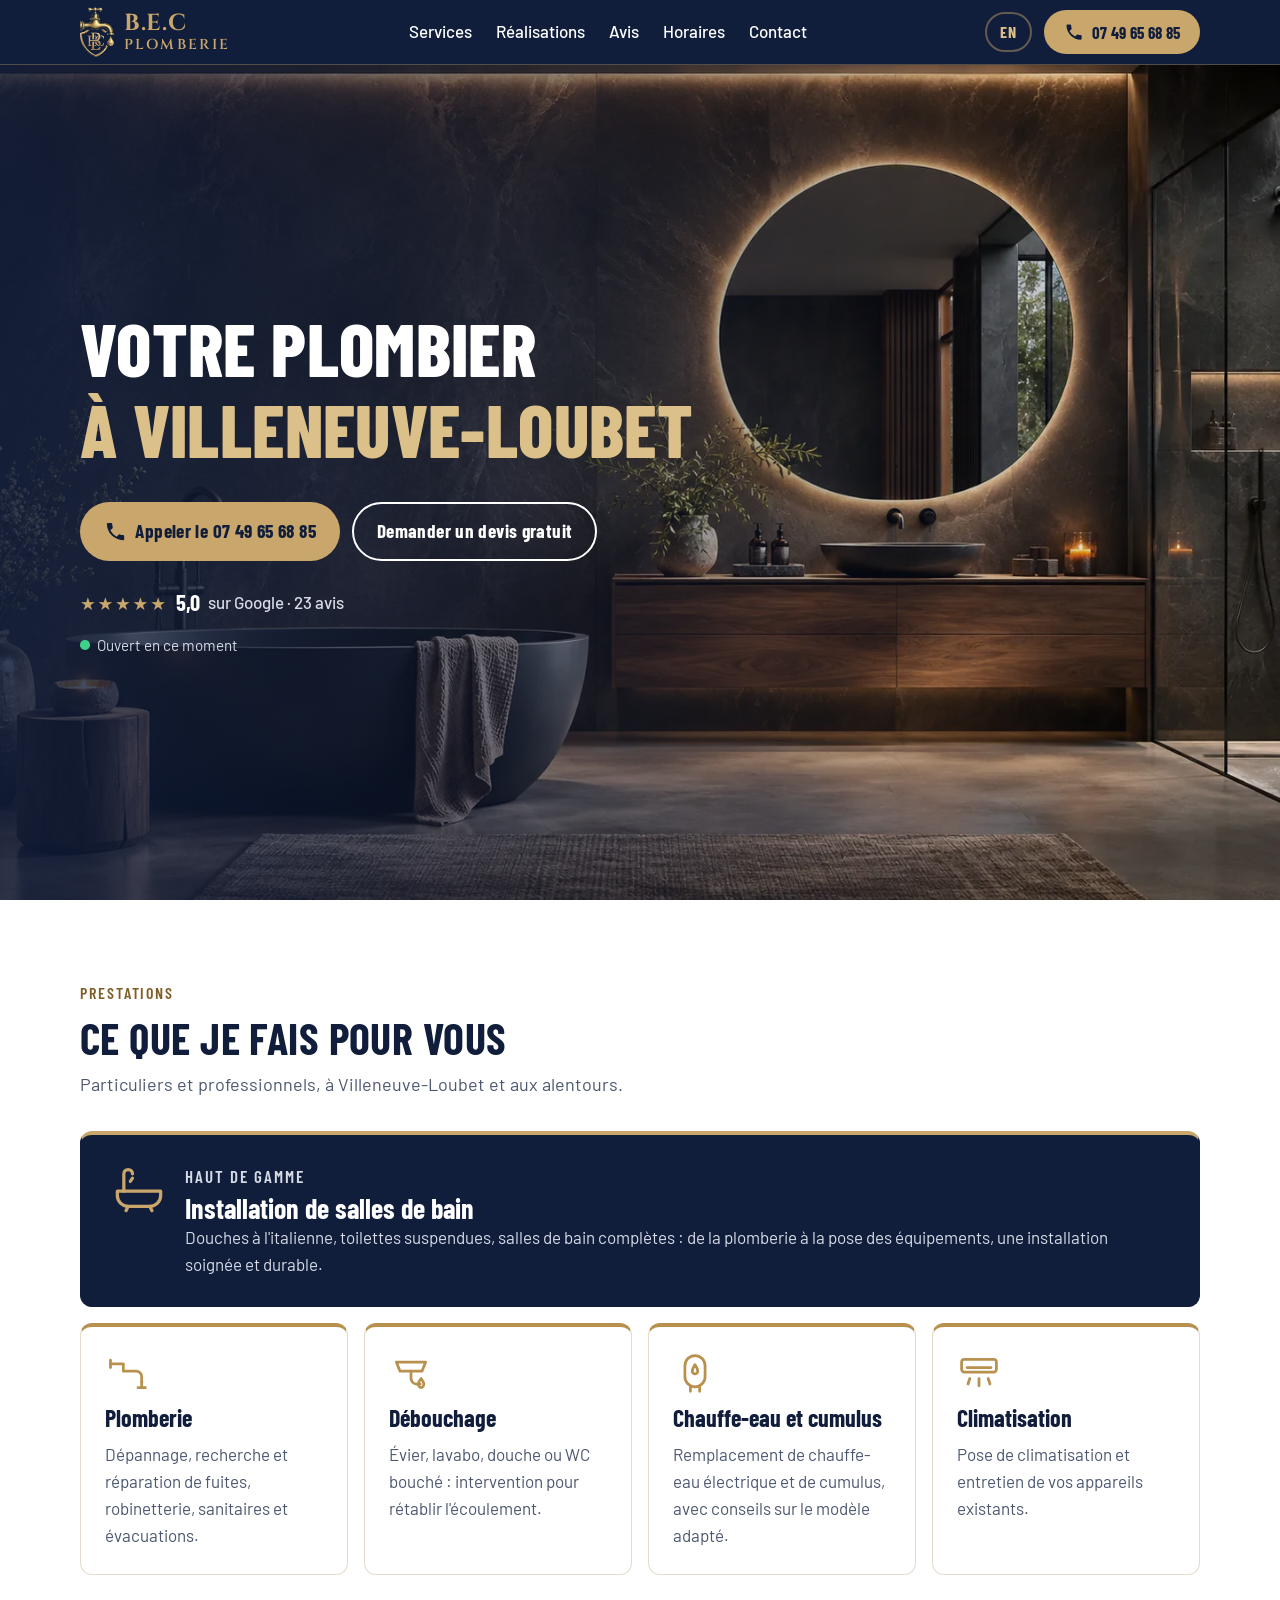
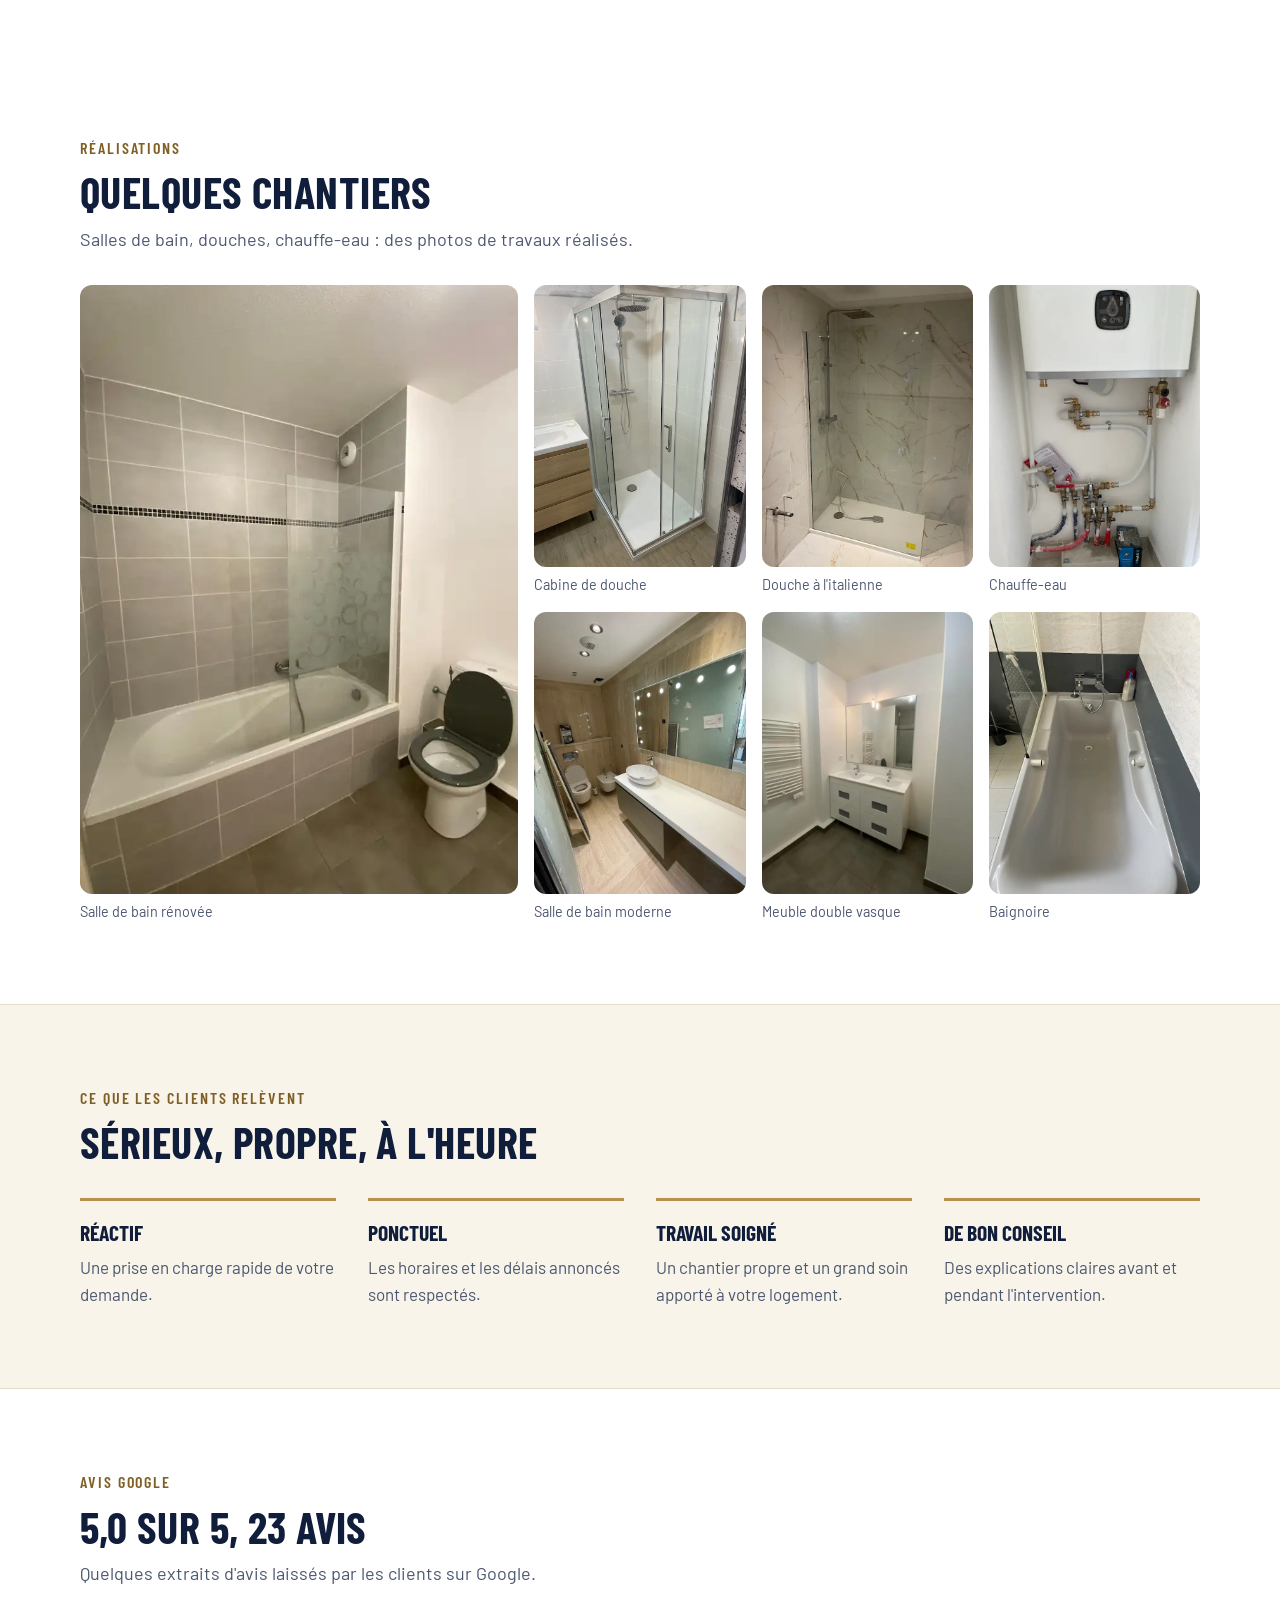
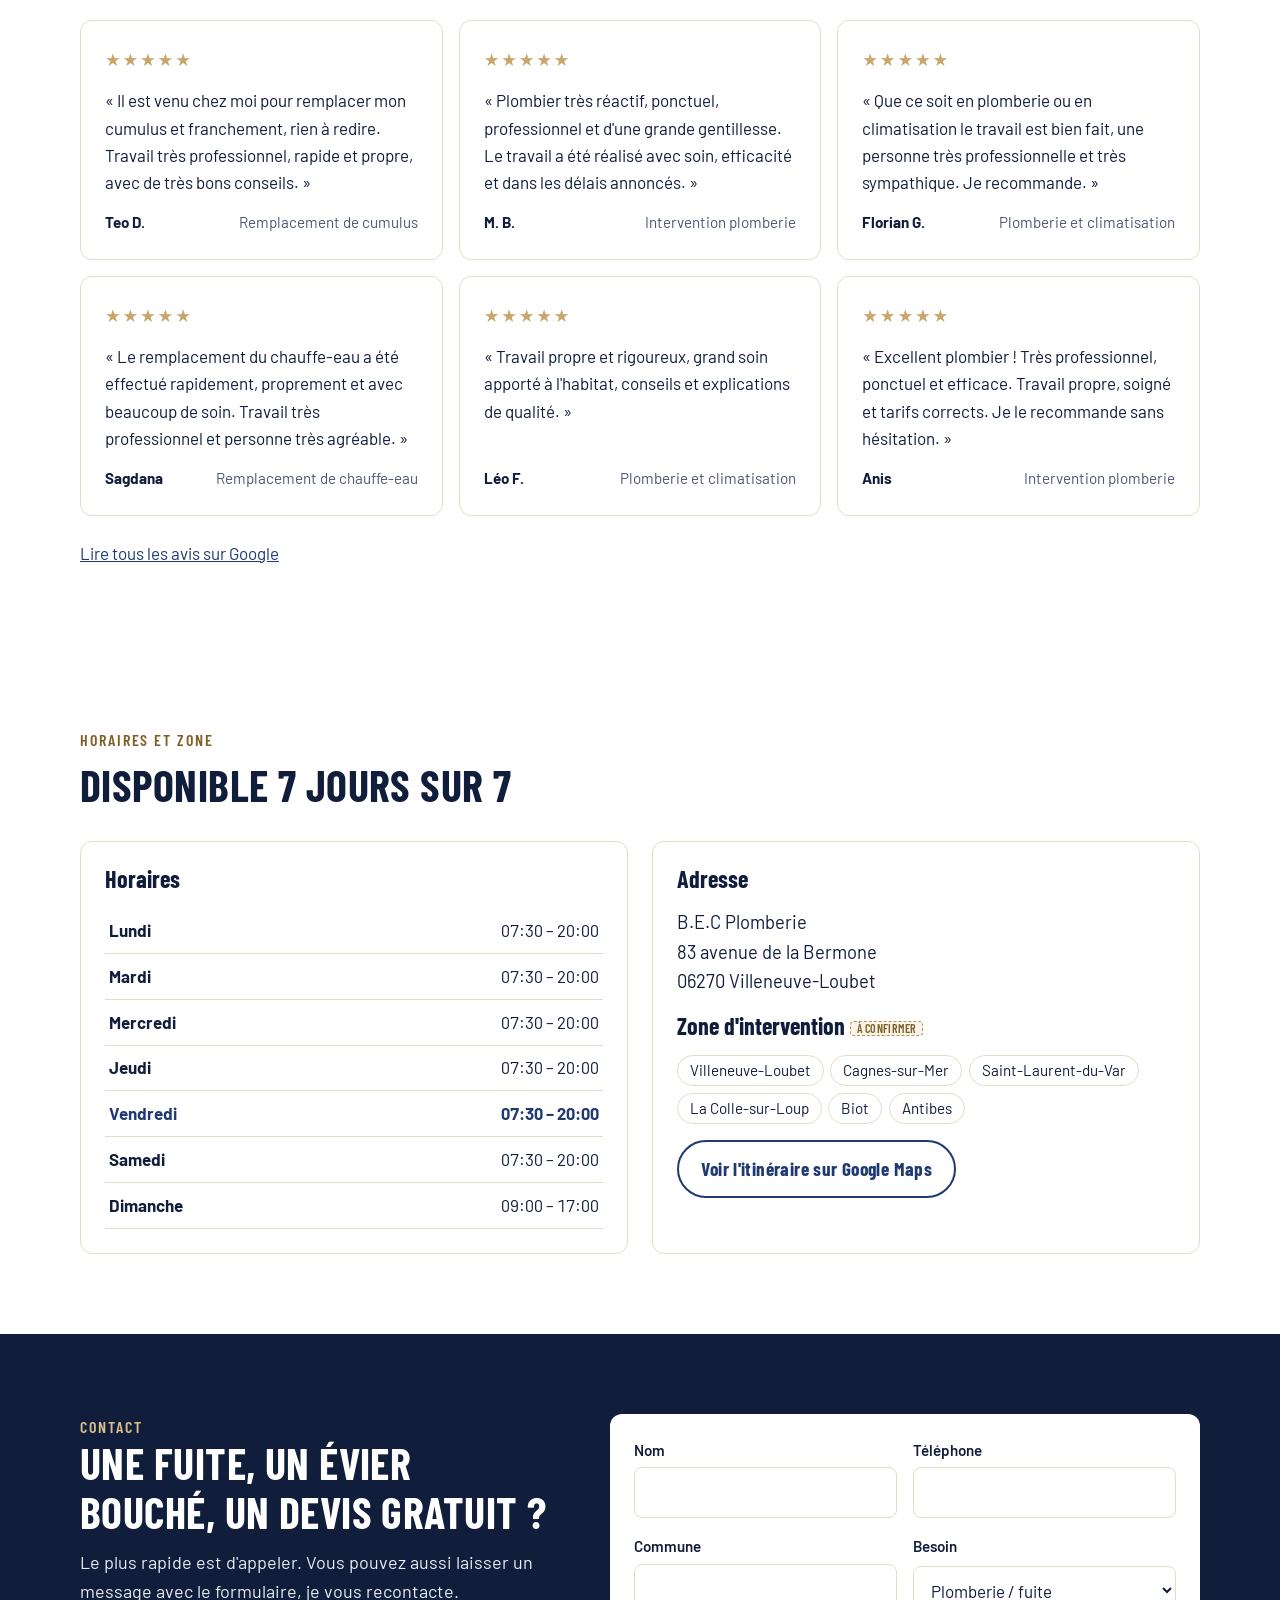
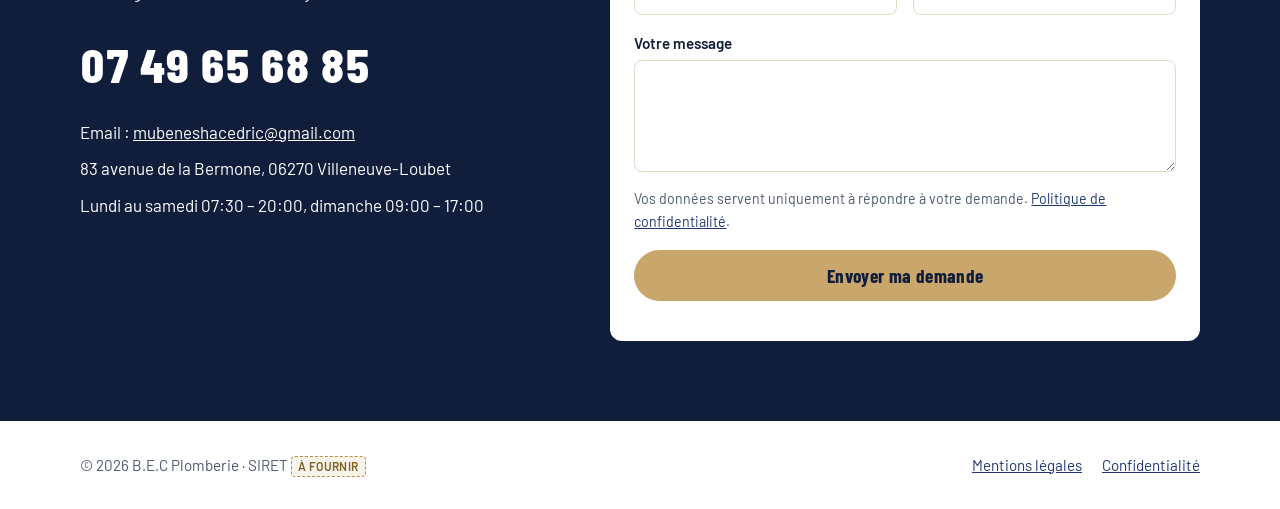
<file: index.html>
<!doctype html>
<html lang="fr">
<head>
<meta charset="utf-8">
<meta name="viewport" content="width=device-width, initial-scale=1, viewport-fit=cover">
<title>Plombier à Villeneuve-Loubet | B.E.C Plomberie – Débouchage, chauffe-eau, climatisation</title>
<meta name="description" content="B.E.C Plomberie, plombier à Villeneuve-Loubet (06) : dépannage plomberie, débouchage, remplacement de chauffe-eau et cumulus, pose et entretien de climatisation. Noté 5,0 sur Google. Devis gratuit, appelez le 07 49 65 68 85.">
<link rel="canonical" href="https://www.bec-plomberie.fr/">
<link rel="alternate" hreflang="fr" href="https://www.bec-plomberie.fr/">
<link rel="alternate" hreflang="en" href="https://www.bec-plomberie.fr/en/">
<link rel="alternate" hreflang="x-default" href="https://www.bec-plomberie.fr/">
<link rel="preload" as="image" href="/img/hero-salle-de-bain-mobile.webp" media="(max-width: 699px)">
<link rel="preload" as="image" href="/img/hero-salle-de-bain.webp" media="(min-width: 700px)">
<meta property="og:type" content="website">
<meta property="og:locale" content="fr_FR">
<meta property="og:title" content="B.E.C Plomberie – Plombier à Villeneuve-Loubet">
<meta property="og:description" content="Plomberie, débouchage, chauffe-eau et climatisation à Villeneuve-Loubet. Noté 5,0 sur Google (23 avis).">
<meta property="og:url" content="https://www.bec-plomberie.fr/">
<meta property="og:image" content="https://www.bec-plomberie.fr/og-image.jpg?v=3">
<meta property="og:image:width" content="1200">
<meta property="og:image:height" content="630">
<meta name="theme-color" content="#101d3b">
<link rel="icon" href="/favicon.svg" type="image/svg+xml">
<link rel="apple-touch-icon" href="/apple-touch-icon.png">
<link rel="preconnect" href="https://fonts.googleapis.com">
<link rel="preconnect" href="https://fonts.gstatic.com" crossorigin>
<link rel="stylesheet" href="https://fonts.googleapis.com/css2?family=Barlow+Condensed:wght@600;700;800&family=Barlow:wght@400;500;600&family=Cinzel:wght@600;700&display=swap">
<link rel="stylesheet" href="/styles.css">
<script type="application/ld+json">
{
  "@context": "https://schema.org",
  "@type": "Plumber",
  "name": "B.E.C Plomberie",
  "url": "https://www.bec-plomberie.fr/",
  "telephone": "+33749656885",
  "logo": "https://www.bec-plomberie.fr/logo/logo-bec-plomberie.png",
  "image": "https://www.bec-plomberie.fr/og-image.jpg?v=3",
  "address": {
    "@type": "PostalAddress",
    "streetAddress": "83 Avenue de la Bermone",
    "postalCode": "06270",
    "addressLocality": "Villeneuve-Loubet",
    "addressRegion": "Provence-Alpes-Côte d'Azur",
    "addressCountry": "FR"
  },
  "areaServed": { "@type": "City", "name": "Villeneuve-Loubet" },
  "openingHoursSpecification": [
    { "@type": "OpeningHoursSpecification", "dayOfWeek": ["Monday","Tuesday","Wednesday","Thursday","Friday","Saturday"], "opens": "07:30", "closes": "20:00" },
    { "@type": "OpeningHoursSpecification", "dayOfWeek": "Sunday", "opens": "09:00", "closes": "17:00" }
  ],
  "hasOfferCatalog": {
    "@type": "OfferCatalog",
    "name": "Prestations",
    "itemListElement": [
      { "@type": "Offer", "itemOffered": { "@type": "Service", "name": "Installation haut de gamme : douches, toilettes, salles de bain complètes" } },
      { "@type": "Offer", "itemOffered": { "@type": "Service", "name": "Dépannage et travaux de plomberie" } },
      { "@type": "Offer", "itemOffered": { "@type": "Service", "name": "Débouchage de canalisations" } },
      { "@type": "Offer", "itemOffered": { "@type": "Service", "name": "Remplacement de chauffe-eau et cumulus" } },
      { "@type": "Offer", "itemOffered": { "@type": "Service", "name": "Pose et entretien de climatisation" } }
    ]
  }
}
</script>
</head>
<body>

<header class="site-header">
  <div class="wrap header-row">
    <a class="brand" href="#accueil" aria-label="B.E.C Plomberie, retour en haut">
      <img src="/logo/logo-bec-embleme.webp" alt="" width="264" height="385"><span class="brand-name">B.E.C<small>Plomberie</small></span>
    </a>
    <nav class="nav" aria-label="Navigation principale">
      <a href="#services">Services</a>
      <a href="#realisations">Réalisations</a>
      <a href="#avis">Avis</a>
      <a href="#horaires">Horaires</a>
      <a href="#contact">Contact</a>
    </nav>
    <div class="header-end">
    <a class="lang" href="/en/" hreflang="en" lang="en" aria-label="English version">EN</a>
    <a class="btn btn-call header-call" href="tel:+33749656885">
      <svg viewBox="0 0 24 24" fill="currentColor" aria-hidden="true"><path d="M6.6 10.8a15.1 15.1 0 0 0 6.6 6.6l2.2-2.2c.3-.3.7-.4 1-.2 1.1.4 2.3.6 3.6.6.6 0 1 .4 1 1V20c0 .6-.4 1-1 1A17 17 0 0 1 3 4c0-.6.4-1 1-1h3.5c.6 0 1 .4 1 1 0 1.3.2 2.5.6 3.6.1.3 0 .7-.2 1l-2.3 2.2z"/></svg>
      07 49 65 68 85
    </a>
    </div>
  </div>
</header>

<main id="accueil">

  <section class="hero" aria-labelledby="titre">
    <div class="wrap hero-grid">
      <div class="hero-text">
        <h1 id="titre">Votre plombier <span>à Villeneuve-Loubet</span></h1>
        <div class="hero-actions">
          <a class="btn btn-call" href="tel:+33749656885">
            <svg viewBox="0 0 24 24" fill="currentColor" aria-hidden="true"><path d="M6.6 10.8a15.1 15.1 0 0 0 6.6 6.6l2.2-2.2c.3-.3.7-.4 1-.2 1.1.4 2.3.6 3.6.6.6 0 1 .4 1 1V20c0 .6-.4 1-1 1A17 17 0 0 1 3 4c0-.6.4-1 1-1h3.5c.6 0 1 .4 1 1 0 1.3.2 2.5.6 3.6.1.3 0 .7-.2 1l-2.3 2.2z"/></svg>
            Appeler le 07 49 65 68 85
          </a>
          <a class="btn btn-ghost btn-light" href="#contact">Demander un devis gratuit</a>
        </div>
        <p class="rating">
          <span class="stars" aria-hidden="true">★★★★★</span>
          <strong>5,0</strong> sur Google · 23 avis
        </p>
        <p class="open-now" id="open-now" hidden><span class="dot" id="open-dot"></span><span id="open-text"></span></p>
      </div>
    </div>
  </section>

  <section class="section" id="services" aria-labelledby="services-titre">
    <div class="wrap">
      <div class="section-head">
        <p class="eyebrow">Prestations</p>
        <h2 id="services-titre">Ce que je fais pour vous</h2>
        <p class="lead">Particuliers et professionnels, à Villeneuve-Loubet et aux alentours.</p>
      </div>
      <div class="services">
        <article class="service service-featured">
          <svg class="service-icon" viewBox="0 0 48 48" fill="none" stroke="currentColor" stroke-width="3" stroke-linecap="round" stroke-linejoin="round" aria-hidden="true"><path d="M4 26h40v4a10 10 0 0 1-10 10H14A10 10 0 0 1 4 30z"/><path d="M10 26V10a4 4 0 0 1 8 0"/><path d="M18 14l-2 3"/><path d="M14 40l-2 4M34 40l2 4"/></svg>
          <div>
            <p class="service-tag">Haut de gamme</p>
            <h3>Installation de salles de bain</h3>
            <p>Douches à l'italienne, toilettes suspendues, salles de bain complètes : de la plomberie à la pose des équipements, une installation soignée et durable.</p>
          </div>
        </article>
        <article class="service">
          <svg class="service-icon" viewBox="0 0 48 48" fill="none" stroke="currentColor" stroke-width="3" stroke-linecap="round" stroke-linejoin="round" aria-hidden="true"><path d="M6 14h14v8h14a6 6 0 0 1 6 6v6"/><path d="M6 10v8"/><path d="M36 40h8"/><path d="M40 34v6"/></svg>
          <h3>Plomberie</h3>
          <p>Dépannage, recherche et réparation de fuites, robinetterie, sanitaires et évacuations.</p>
        </article>
        <article class="service">
          <svg class="service-icon" viewBox="0 0 48 48" fill="none" stroke="currentColor" stroke-width="3" stroke-linecap="round" stroke-linejoin="round" aria-hidden="true"><path d="M8 12h32l-4 10H12z"/><path d="M24 22v8a6 6 0 0 0 6 6h4"/><path d="M38 36c0 2-1.5 4-3 4s-3-2-3-4 3-6 3-6 3 4 3 6z"/></svg>
          <h3>Débouchage</h3>
          <p>Évier, lavabo, douche ou WC bouché : intervention pour rétablir l'écoulement.</p>
        </article>
        <article class="service">
          <svg class="service-icon" viewBox="0 0 48 48" fill="none" stroke="currentColor" stroke-width="3" stroke-linecap="round" stroke-linejoin="round" aria-hidden="true"><rect x="13" y="5" width="22" height="34" rx="11"/><path d="M19 39v5M29 39v5"/><path d="M24 15c-2 3-3 5-3 7a3 3 0 0 0 6 0c0-2-1-4-3-7z"/></svg>
          <h3>Chauffe-eau et cumulus</h3>
          <p>Remplacement de chauffe-eau électrique et de cumulus, avec conseils sur le modèle adapté.</p>
        </article>
        <article class="service">
          <svg class="service-icon" viewBox="0 0 48 48" fill="none" stroke="currentColor" stroke-width="3" stroke-linecap="round" stroke-linejoin="round" aria-hidden="true"><rect x="5" y="9" width="38" height="14" rx="3"/><path d="M11 18h26"/><path d="M14 30l-2 6M24 30v8M34 30l2 6"/></svg>
          <h3>Climatisation</h3>
          <p>Pose de climatisation et entretien de vos appareils existants.</p>
        </article>
      </div>
    </div>
  </section>

  <section class="section gallery-section" id="realisations" aria-labelledby="realisations-titre">
    <div class="wrap">
      <div class="section-head">
        <p class="eyebrow">Réalisations</p>
        <h2 id="realisations-titre">Quelques chantiers</h2>
        <p class="lead">Salles de bain, douches, chauffe-eau : des photos de travaux réalisés.</p>
      </div>
      <div class="gallery">
        <figure class="shot">
          <button type="button" class="shot-btn" data-full="/img/salle-de-bain.webp" aria-label="Agrandir : Salle de bain rénovée"><img src="/img/salle-de-bain.webp" alt="Salle de bain rénovée avec baignoire carrelée et WC" width="720" height="960" loading="lazy" decoding="async"></button>
          <figcaption>Salle de bain rénovée</figcaption>
        </figure>
        <figure class="shot">
          <button type="button" class="shot-btn" data-full="/img/cabine-douche.webp" aria-label="Agrandir : Cabine de douche"><img src="/img/cabine-douche.webp" alt="Cabine de douche vitrée installée avec meuble vasque" width="720" height="960" loading="lazy" decoding="async"></button>
          <figcaption>Cabine de douche</figcaption>
        </figure>
        <figure class="shot">
          <button type="button" class="shot-btn" data-full="/img/douche-italienne.webp" aria-label="Agrandir : Douche à l'italienne"><img src="/img/douche-italienne.webp" alt="Douche à l'italienne avec paroi vitrée et colonne de douche" width="600" height="800" loading="lazy" decoding="async"></button>
          <figcaption>Douche à l'italienne</figcaption>
        </figure>
        <figure class="shot">
          <button type="button" class="shot-btn" data-full="/img/chauffe-eau.webp" aria-label="Agrandir : Chauffe-eau"><img src="/img/chauffe-eau.webp" alt="Chauffe-eau électrique installé avec son raccordement" width="600" height="800" loading="lazy" decoding="async"></button>
          <figcaption>Chauffe-eau</figcaption>
        </figure>
        <figure class="shot">
          <button type="button" class="shot-btn" data-full="/img/salle-de-bain-moderne.webp" aria-label="Agrandir : Salle de bain moderne"><img src="/img/salle-de-bain-moderne.webp" alt="Salle de bain moderne avec vasque à poser et miroir lumineux" width="600" height="800" loading="lazy" decoding="async"></button>
          <figcaption>Salle de bain moderne</figcaption>
        </figure>
        <figure class="shot">
          <button type="button" class="shot-btn" data-full="/img/meuble-vasque.webp" aria-label="Agrandir : Meuble double vasque"><img src="/img/meuble-vasque.webp" alt="Meuble double vasque blanc avec miroir et sèche-serviettes" width="600" height="800" loading="lazy" decoding="async"></button>
          <figcaption>Meuble double vasque</figcaption>
        </figure>
        <figure class="shot">
          <button type="button" class="shot-btn" data-full="/img/baignoire.webp" aria-label="Agrandir : Baignoire"><img src="/img/baignoire.webp" alt="Baignoire installée avec mitigeur et douchette" width="600" height="800" loading="lazy" decoding="async"></button>
          <figcaption>Baignoire</figcaption>
        </figure>
      </div>
    </div>
  </section>

  <section class="section strengths" aria-labelledby="atouts-titre">
    <div class="wrap">
      <div class="section-head">
        <p class="eyebrow">Ce que les clients relèvent</p>
        <h2 id="atouts-titre">Sérieux, propre, à l'heure</h2>
      </div>
      <ul class="strength-list">
        <li><strong>Réactif</strong><span>Une prise en charge rapide de votre demande.</span></li>
        <li><strong>Ponctuel</strong><span>Les horaires et les délais annoncés sont respectés.</span></li>
        <li><strong>Travail soigné</strong><span>Un chantier propre et un grand soin apporté à votre logement.</span></li>
        <li><strong>De bon conseil</strong><span>Des explications claires avant et pendant l'intervention.</span></li>
      </ul>
    </div>
  </section>

  <section class="section" id="avis" aria-labelledby="avis-titre">
    <div class="wrap">
      <div class="section-head">
        <p class="eyebrow">Avis Google</p>
        <h2 id="avis-titre">5,0 sur 5, 23 avis</h2>
        <p class="lead">Quelques extraits d'avis laissés par les clients sur Google.</p>
      </div>
      <div class="reviews">
        <figure class="review">
          <span class="stars" aria-label="5 étoiles sur 5">★★★★★</span>
          <blockquote><p>« Il est venu chez moi pour remplacer mon cumulus et franchement, rien à redire. Travail très professionnel, rapide et propre, avec de très bons conseils. »</p></blockquote>
          <figcaption><strong>Teo D.</strong><span>Remplacement de cumulus</span></figcaption>
        </figure>
        <figure class="review">
          <span class="stars" aria-label="5 étoiles sur 5">★★★★★</span>
          <blockquote><p>« Plombier très réactif, ponctuel, professionnel et d'une grande gentillesse. Le travail a été réalisé avec soin, efficacité et dans les délais annoncés. »</p></blockquote>
          <figcaption><strong>M. B.</strong><span>Intervention plomberie</span></figcaption>
        </figure>
        <figure class="review">
          <span class="stars" aria-label="5 étoiles sur 5">★★★★★</span>
          <blockquote><p>« Que ce soit en plomberie ou en climatisation le travail est bien fait, une personne très professionnelle et très sympathique. Je recommande. »</p></blockquote>
          <figcaption><strong>Florian G.</strong><span>Plomberie et climatisation</span></figcaption>
        </figure>
        <figure class="review">
          <span class="stars" aria-label="5 étoiles sur 5">★★★★★</span>
          <blockquote><p>« Le remplacement du chauffe-eau a été effectué rapidement, proprement et avec beaucoup de soin. Travail très professionnel et personne très agréable. »</p></blockquote>
          <figcaption><strong>Sagdana</strong><span>Remplacement de chauffe-eau</span></figcaption>
        </figure>
        <figure class="review">
          <span class="stars" aria-label="5 étoiles sur 5">★★★★★</span>
          <blockquote><p>« Travail propre et rigoureux, grand soin apporté à l'habitat, conseils et explications de qualité. »</p></blockquote>
          <figcaption><strong>Léo F.</strong><span>Plomberie et climatisation</span></figcaption>
        </figure>
        <figure class="review">
          <span class="stars" aria-label="5 étoiles sur 5">★★★★★</span>
          <blockquote><p>« Excellent plombier ! Très professionnel, ponctuel et efficace. Travail propre, soigné et tarifs corrects. Je le recommande sans hésitation. »</p></blockquote>
          <figcaption><strong>Anis</strong><span>Intervention plomberie</span></figcaption>
        </figure>
      </div>
      <p class="reviews-more"><a href="https://www.google.com/maps/search/?api=1&amp;query=B.E.C+plomberie+83+Av.+de+la+Bermone+06270+Villeneuve-Loubet" target="_blank" rel="noopener">Lire tous les avis sur Google</a></p>
    </div>
  </section>

  <section class="section" id="horaires" aria-labelledby="horaires-titre">
    <div class="wrap">
      <div class="section-head">
        <p class="eyebrow">Horaires et zone</p>
        <h2 id="horaires-titre">Disponible 7 jours sur 7</h2>
      </div>
      <div class="info-grid">
        <div class="panel">
          <h3>Horaires</h3>
          <table class="hours" id="hours">
            <caption class="sr-only" hidden>Horaires d'ouverture</caption>
            <tbody>
              <tr data-day="1"><th scope="row">Lundi</th><td>07:30 – 20:00</td></tr>
              <tr data-day="2"><th scope="row">Mardi</th><td>07:30 – 20:00</td></tr>
              <tr data-day="3"><th scope="row">Mercredi</th><td>07:30 – 20:00</td></tr>
              <tr data-day="4"><th scope="row">Jeudi</th><td>07:30 – 20:00</td></tr>
              <tr data-day="5"><th scope="row">Vendredi</th><td>07:30 – 20:00</td></tr>
              <tr data-day="6"><th scope="row">Samedi</th><td>07:30 – 20:00</td></tr>
              <tr data-day="0"><th scope="row">Dimanche</th><td>09:00 – 17:00</td></tr>
            </tbody>
          </table>
        </div>
        <div class="panel">
          <h3>Adresse</h3>
          <address class="address">B.E.C Plomberie<br>83 avenue de la Bermone<br>06270 Villeneuve-Loubet</address>
          <h3>Zone d'intervention <span class="tag-todo">à confirmer</span></h3>
          <ul class="zone">
            <li>Villeneuve-Loubet</li>
            <li>Cagnes-sur-Mer</li>
            <li>Saint-Laurent-du-Var</li>
            <li>La Colle-sur-Loup</li>
            <li>Biot</li>
            <li>Antibes</li>
          </ul>
          <a class="btn btn-ghost map-link" href="https://www.google.com/maps/search/?api=1&amp;query=B.E.C+plomberie+83+Av.+de+la+Bermone+06270+Villeneuve-Loubet" target="_blank" rel="noopener">
            <span>Voir l'itinéraire sur Google Maps</span>
          </a>
        </div>
      </div>
    </div>
  </section>

  <section class="section contact-band" id="contact" aria-labelledby="contact-titre">
    <div class="wrap contact-grid">
      <div>
        <p class="eyebrow">Contact</p>
        <h2 id="contact-titre">Une fuite, un évier bouché, un devis gratuit ?</h2>
        <p class="lead" style="margin-top:.75rem">Le plus rapide est d'appeler. Vous pouvez aussi laisser un message avec le formulaire, je vous recontacte.</p>
        <p style="margin-top:1.25rem"><a class="phone-big" href="tel:+33749656885">07 49 65 68 85</a></p>
        <div class="contact-lines">
          <p>Email : <a class="mail-link" href="mailto:mubeneshacedric@gmail.com">mubeneshacedric@gmail.com</a></p>
          <p>83 avenue de la Bermone, 06270 Villeneuve-Loubet</p>
          <p>Lundi au samedi 07:30 – 20:00, dimanche 09:00 – 17:00</p>
        </div>
      </div>
      <!-- Formulaire Web3Forms : remplacer ACCESS_KEY par la clé du client -->
      <form class="form" id="contact-form" action="https://api.web3forms.com/submit" method="POST">
        <input type="hidden" name="access_key" value="ACCESS_KEY_A_FOURNIR">
        <input type="hidden" name="from_name" value="Site B.E.C Plomberie">
        <input type="hidden" name="subject" value="Nouvelle demande depuis le site B.E.C Plomberie">
        <input type="checkbox" name="botcheck" style="display:none" tabindex="-1" autocomplete="off">
        <div class="form-row">
          <div class="field"><label for="f-name">Nom</label><input id="f-name" name="name" autocomplete="name" required></div>
          <div class="field"><label for="f-phone">Téléphone</label><input id="f-phone" name="phone" type="tel" autocomplete="tel" required></div>
        </div>
        <div class="form-row">
          <div class="field"><label for="f-city">Commune</label><input id="f-city" name="commune" autocomplete="address-level2"></div>
          <div class="field">
            <label for="f-need">Besoin</label>
            <select id="f-need" name="besoin">
              <option>Plomberie / fuite</option>
              <option>Débouchage</option>
              <option>Chauffe-eau / cumulus</option>
              <option>Climatisation</option>
              <option>Autre</option>
            </select>
          </div>
        </div>
        <div class="field"><label for="f-msg">Votre message</label><textarea id="f-msg" name="message" required></textarea></div>
        <small>Vos données servent uniquement à répondre à votre demande. <a href="/confidentialite.html">Politique de confidentialité</a>.</small>
        <button class="btn btn-call" type="submit">Envoyer ma demande</button>
        <p class="form-status" id="form-status" role="status"></p>
      </form>
    </div>
  </section>

</main>

<footer class="site-footer">
  <div class="wrap footer-row">
    <p>© <span id="year">2026</span> B.E.C Plomberie · SIRET <span class="tag-todo">à fournir</span></p>
    <nav aria-label="Liens légaux">
      <a href="/mentions-legales.html">Mentions légales</a>
      <a href="/confidentialite.html">Confidentialité</a>
    </nav>
  </div>
</footer>

<dialog class="lightbox" id="lightbox" aria-label="Photo agrandie">
  <img id="lightbox-img" alt="">
  <button type="button" class="lightbox-close" id="lightbox-close" aria-label="Fermer">×</button>
</dialog>

<div class="callbar">
  <a class="btn btn-call" href="tel:+33749656885">
    <svg viewBox="0 0 24 24" fill="currentColor" aria-hidden="true"><path d="M6.6 10.8a15.1 15.1 0 0 0 6.6 6.6l2.2-2.2c.3-.3.7-.4 1-.2 1.1.4 2.3.6 3.6.6.6 0 1 .4 1 1V20c0 .6-.4 1-1 1A17 17 0 0 1 3 4c0-.6.4-1 1-1h3.5c.6 0 1 .4 1 1 0 1.3.2 2.5.6 3.6.1.3 0 .7-.2 1l-2.3 2.2z"/></svg>
    Appeler
  </a>
  <a class="btn btn-ghost" href="#contact">Devis gratuit</a>
</div>

<script>
// Jour en cours surligné + statut ouvert/fermé (heure de Paris)
(function () {
  var hours = { 0: [540, 1020], 1: [450, 1200], 2: [450, 1200], 3: [450, 1200], 4: [450, 1200], 5: [450, 1200], 6: [450, 1200] };
  try {
    var parts = new Intl.DateTimeFormat('en-GB', { timeZone: 'Europe/Paris', weekday: 'short', hour: '2-digit', minute: '2-digit', hourCycle: 'h23' }).formatToParts(new Date());
    var get = function (t) { return parts.find(function (p) { return p.type === t; }).value; };
    var day = ['Sun','Mon','Tue','Wed','Thu','Fri','Sat'].indexOf(get('weekday'));
    var mins = parseInt(get('hour'), 10) * 60 + parseInt(get('minute'), 10);
    var row = document.querySelector('#hours tr[data-day="' + day + '"]');
    if (row) row.classList.add('today');
    var open = mins >= hours[day][0] && mins < hours[day][1];
    document.getElementById('open-dot').classList.toggle('on', open);
    document.getElementById('open-text').textContent = open ? 'Ouvert en ce moment' : 'Fermé en ce moment, laissez un message';
    document.getElementById('open-now').hidden = false;
  } catch (e) {}
  var lb = document.getElementById('lightbox'), lbi = document.getElementById('lightbox-img');
  if (lb && lb.showModal) {
    document.querySelectorAll('.shot-btn').forEach(function (b) {
      b.addEventListener('click', function () { var i = b.querySelector('img'); lbi.src = b.getAttribute('data-full') || i.src; lbi.alt = i.alt; lb.showModal(); });
    });
    document.getElementById('lightbox-close').addEventListener('click', function () { lb.close(); });
    lb.addEventListener('click', function (e) { if (e.target === lb) lb.close(); });
  }
  var y = document.getElementById('year'); if (y) y.textContent = new Date().getFullYear();
})();
</script>
<script>
// Formulaire : envoi Web3Forms sans quitter la page
(function () {
  var form = document.getElementById('contact-form'), status = document.getElementById('form-status');
  if (!form || !window.fetch) return;
  form.addEventListener('submit', function (e) {
    e.preventDefault();
    var key = form.querySelector('[name="access_key"]').value;
    if (key.indexOf('ACCESS_KEY') === 0) { status.textContent = 'Le formulaire sera actif très bientôt. En attendant, appelez le 07 49 65 68 85.'; return; }
    var btn = form.querySelector('button[type="submit"]'); btn.disabled = true; status.textContent = 'Envoi en cours…';
    fetch(form.action, { method: 'POST', body: new FormData(form), headers: { Accept: 'application/json' } })
      .then(function (r) { return r.json(); })
      .then(function (d) { if (d.success) { form.reset(); status.textContent = 'Merci, votre demande a bien été envoyée. Je vous recontacte rapidement.'; } else { throw 0; } })
      .catch(function () { status.textContent = "L'envoi n'a pas abouti. Appelez-moi au 07 49 65 68 85."; })
      .then(function () { btn.disabled = false; });
  });
})();
</script>
</body>
</html>
</file>
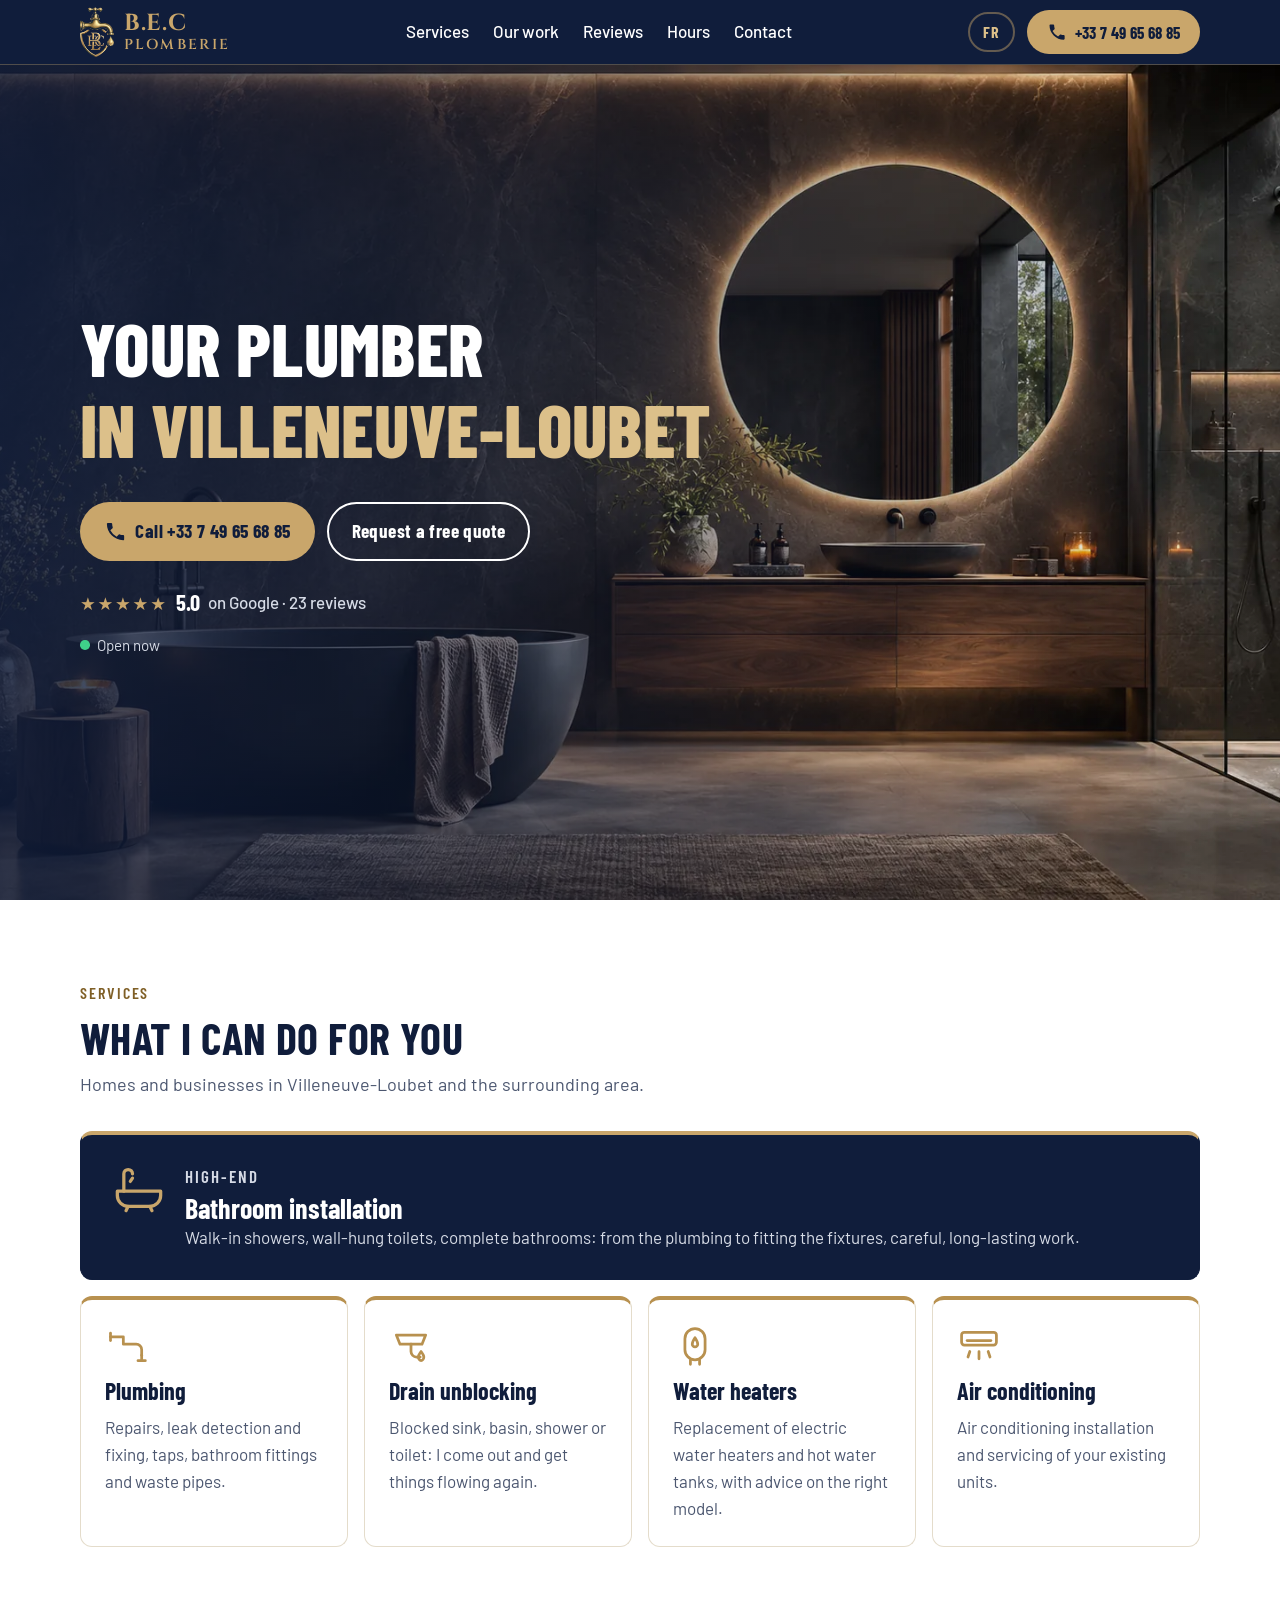
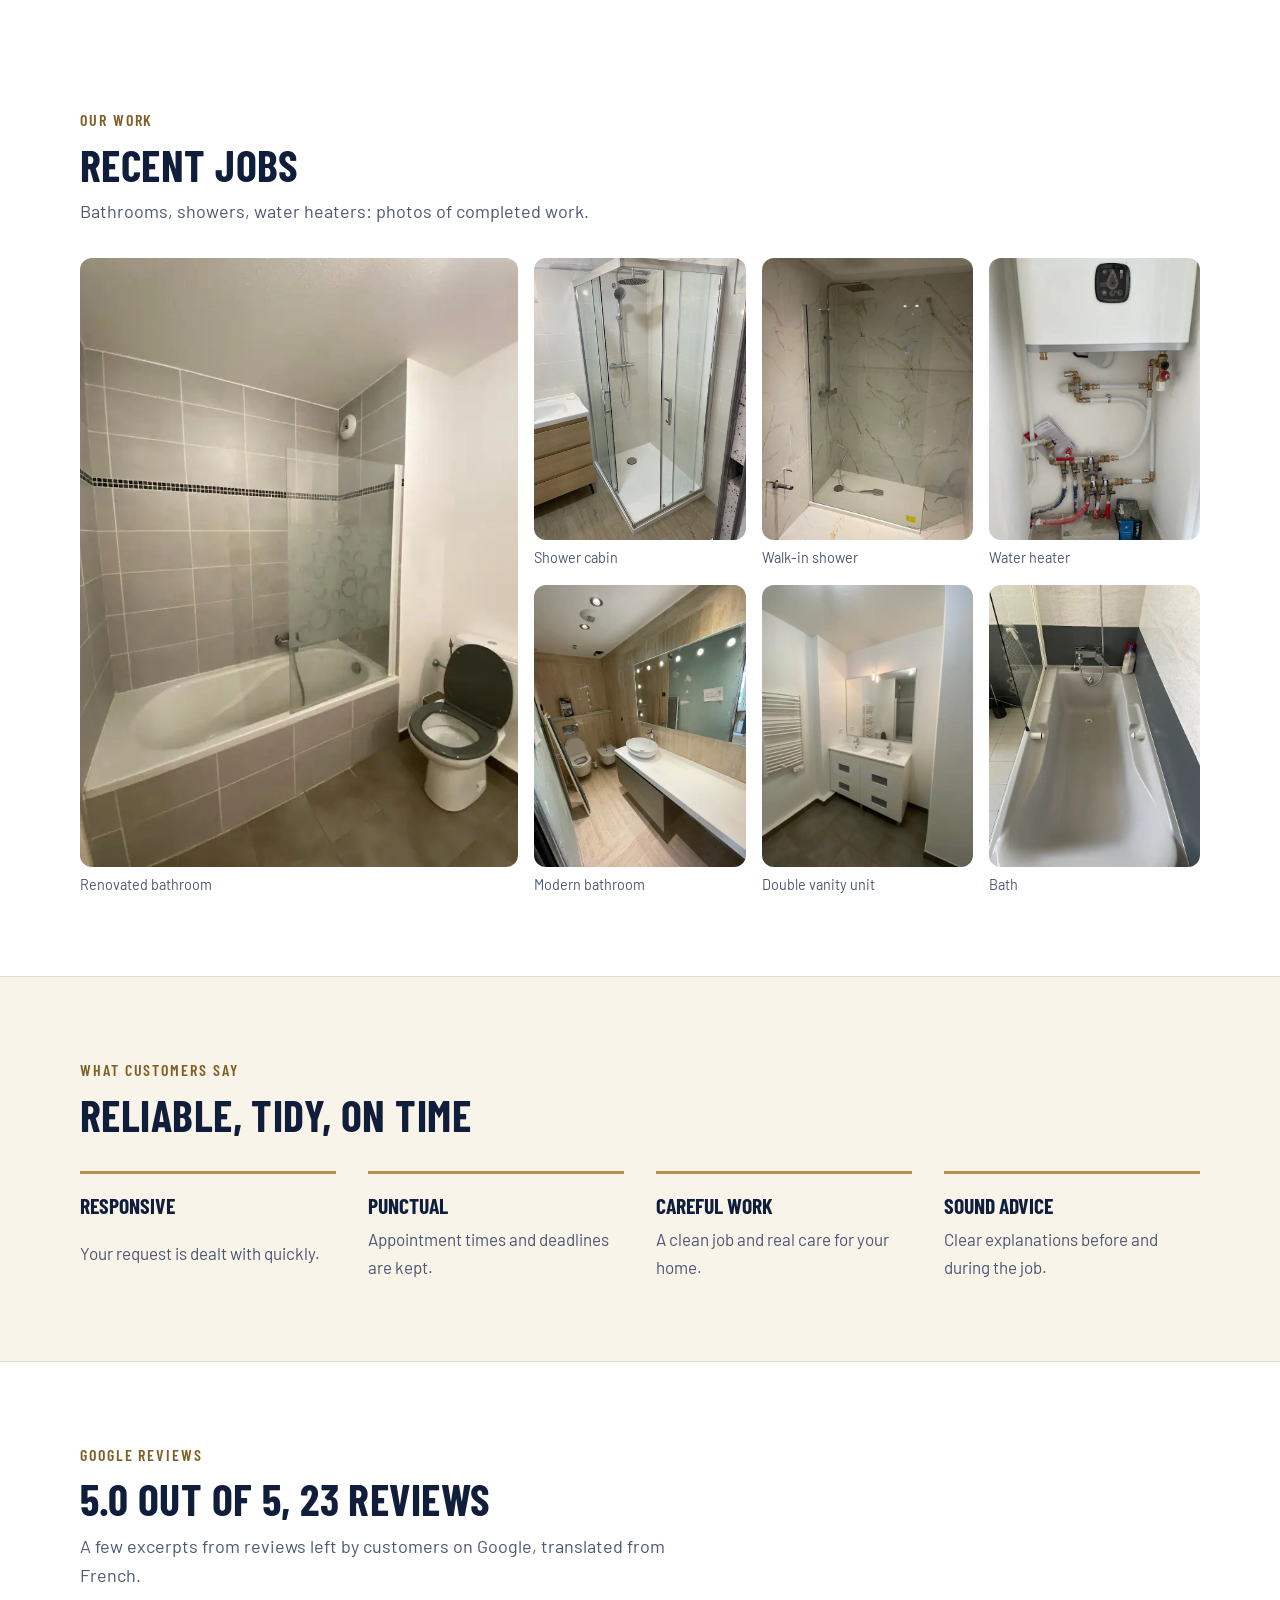
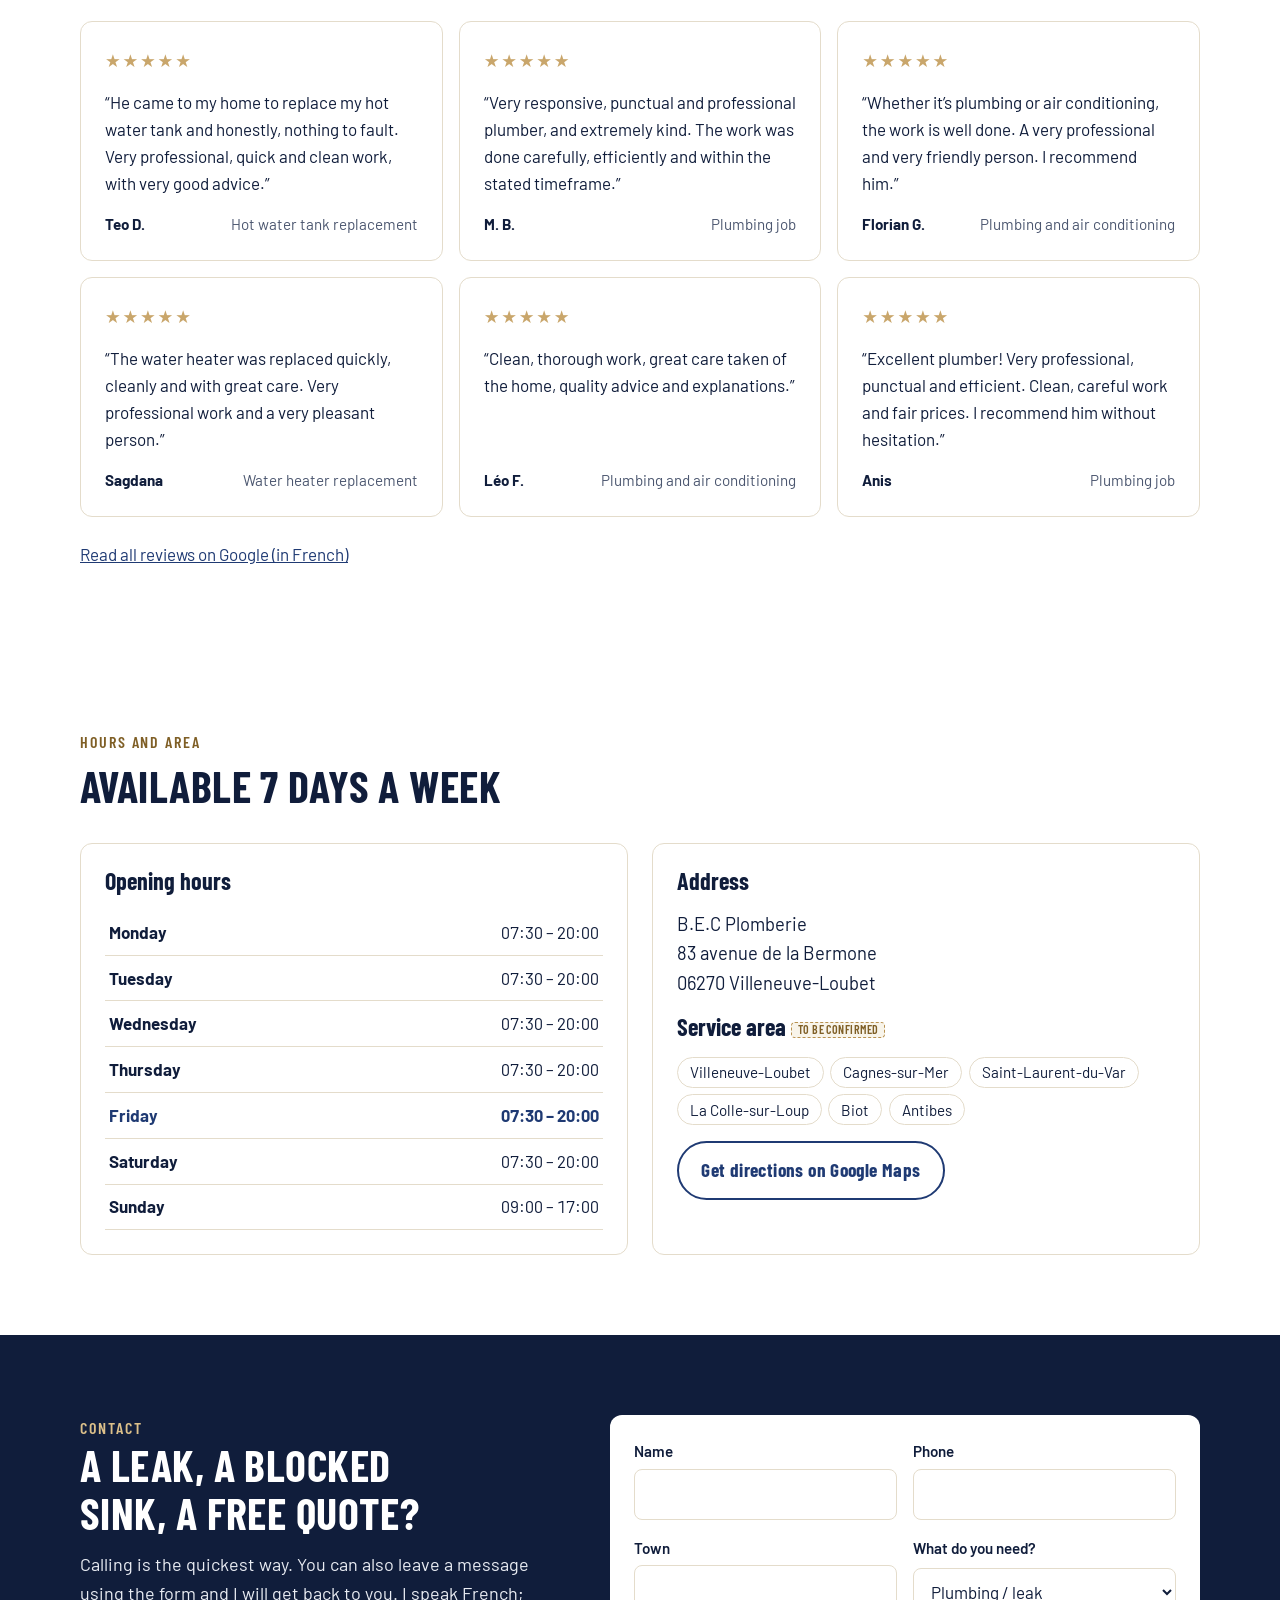
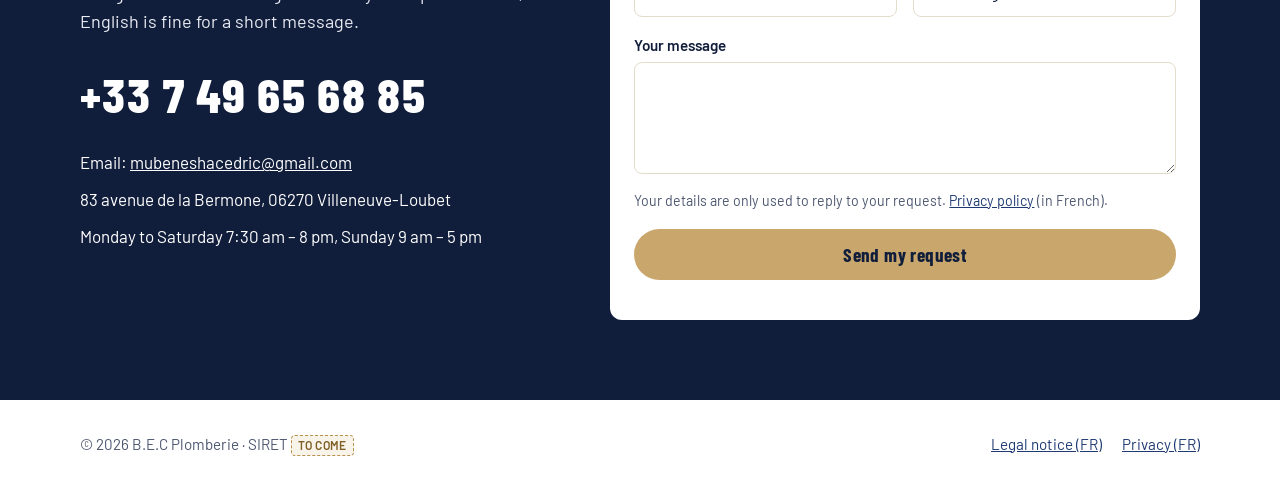
<file: en/index.html>
<!doctype html>
<html lang="en">
<head>
<meta charset="utf-8">
<meta name="viewport" content="width=device-width, initial-scale=1, viewport-fit=cover">
<title>Plumber in Villeneuve-Loubet | B.E.C Plomberie – Drain unblocking, water heaters, air conditioning</title>
<meta name="description" content="B.E.C Plomberie, plumber in Villeneuve-Loubet on the French Riviera: plumbing repairs, drain unblocking, water heater replacement, air conditioning installation and servicing. Rated 5.0 on Google. Free quotes, call +33 7 49 65 68 85.">
<link rel="canonical" href="https://www.bec-plomberie.fr/en/">
<link rel="alternate" hreflang="fr" href="https://www.bec-plomberie.fr/">
<link rel="alternate" hreflang="en" href="https://www.bec-plomberie.fr/en/">
<link rel="alternate" hreflang="x-default" href="https://www.bec-plomberie.fr/">
<link rel="preload" as="image" href="/img/hero-salle-de-bain-mobile.webp" media="(max-width: 699px)">
<link rel="preload" as="image" href="/img/hero-salle-de-bain.webp" media="(min-width: 700px)">
<meta property="og:type" content="website">
<meta property="og:locale" content="en_GB">
<meta property="og:title" content="B.E.C Plomberie – Plumber in Villeneuve-Loubet">
<meta property="og:description" content="Plumbing, drain unblocking, water heaters and air conditioning in Villeneuve-Loubet. Rated 5.0 on Google (23 reviews).">
<meta property="og:url" content="https://www.bec-plomberie.fr/en/">
<meta property="og:image" content="https://www.bec-plomberie.fr/og-image.jpg?v=3">
<meta property="og:image:width" content="1200">
<meta property="og:image:height" content="630">
<meta name="theme-color" content="#101d3b">
<link rel="icon" href="/favicon.svg" type="image/svg+xml">
<link rel="apple-touch-icon" href="/apple-touch-icon.png">
<link rel="preconnect" href="https://fonts.googleapis.com">
<link rel="preconnect" href="https://fonts.gstatic.com" crossorigin>
<link rel="stylesheet" href="https://fonts.googleapis.com/css2?family=Barlow+Condensed:wght@600;700;800&family=Barlow:wght@400;500;600&family=Cinzel:wght@600;700&display=swap">
<link rel="stylesheet" href="/styles.css">
<script type="application/ld+json">
{
  "@context": "https://schema.org",
  "@type": "Plumber",
  "name": "B.E.C Plomberie",
  "url": "https://www.bec-plomberie.fr/en/",
  "telephone": "+33749656885",
  "logo": "https://www.bec-plomberie.fr/logo/logo-bec-plomberie.png",
  "image": "https://www.bec-plomberie.fr/og-image.jpg?v=3",
  "address": {
    "@type": "PostalAddress",
    "streetAddress": "83 Avenue de la Bermone",
    "postalCode": "06270",
    "addressLocality": "Villeneuve-Loubet",
    "addressRegion": "Provence-Alpes-Côte d'Azur",
    "addressCountry": "FR"
  },
  "areaServed": { "@type": "City", "name": "Villeneuve-Loubet" },
  "openingHoursSpecification": [
    { "@type": "OpeningHoursSpecification", "dayOfWeek": ["Monday","Tuesday","Wednesday","Thursday","Friday","Saturday"], "opens": "07:30", "closes": "20:00" },
    { "@type": "OpeningHoursSpecification", "dayOfWeek": "Sunday", "opens": "09:00", "closes": "17:00" }
  ],
  "hasOfferCatalog": {
    "@type": "OfferCatalog",
    "name": "Services",
    "itemListElement": [
      { "@type": "Offer", "itemOffered": { "@type": "Service", "name": "High-end installation: showers, toilets, complete bathrooms" } },
      { "@type": "Offer", "itemOffered": { "@type": "Service", "name": "Plumbing repairs and installation" } },
      { "@type": "Offer", "itemOffered": { "@type": "Service", "name": "Drain unblocking" } },
      { "@type": "Offer", "itemOffered": { "@type": "Service", "name": "Water heater replacement" } },
      { "@type": "Offer", "itemOffered": { "@type": "Service", "name": "Air conditioning installation and servicing" } }
    ]
  }
}
</script>
</head>
<body>

<header class="site-header">
  <div class="wrap header-row">
    <a class="brand" href="#accueil" aria-label="B.E.C Plomberie, back to top">
      <img src="/logo/logo-bec-embleme.webp" alt="" width="264" height="385"><span class="brand-name">B.E.C<small>Plomberie</small></span>
    </a>
    <nav class="nav" aria-label="Main navigation">
      <a href="#services">Services</a>
      <a href="#realisations">Our work</a>
      <a href="#avis">Reviews</a>
      <a href="#horaires">Hours</a>
      <a href="#contact">Contact</a>
    </nav>
    <div class="header-end">
    <a class="lang" href="/" hreflang="fr" lang="fr" aria-label="Version française">FR</a>
    <a class="btn btn-call header-call" href="tel:+33749656885">
      <svg viewBox="0 0 24 24" fill="currentColor" aria-hidden="true"><path d="M6.6 10.8a15.1 15.1 0 0 0 6.6 6.6l2.2-2.2c.3-.3.7-.4 1-.2 1.1.4 2.3.6 3.6.6.6 0 1 .4 1 1V20c0 .6-.4 1-1 1A17 17 0 0 1 3 4c0-.6.4-1 1-1h3.5c.6 0 1 .4 1 1 0 1.3.2 2.5.6 3.6.1.3 0 .7-.2 1l-2.3 2.2z"/></svg>
      +33 7 49 65 68 85
    </a>
    </div>
  </div>
</header>

<main id="accueil">

  <section class="hero" aria-labelledby="titre">
    <div class="wrap hero-grid">
      <div class="hero-text">
        <h1 id="titre">Your plumber <span>in Villeneuve-Loubet</span></h1>
        <div class="hero-actions">
          <a class="btn btn-call" href="tel:+33749656885">
            <svg viewBox="0 0 24 24" fill="currentColor" aria-hidden="true"><path d="M6.6 10.8a15.1 15.1 0 0 0 6.6 6.6l2.2-2.2c.3-.3.7-.4 1-.2 1.1.4 2.3.6 3.6.6.6 0 1 .4 1 1V20c0 .6-.4 1-1 1A17 17 0 0 1 3 4c0-.6.4-1 1-1h3.5c.6 0 1 .4 1 1 0 1.3.2 2.5.6 3.6.1.3 0 .7-.2 1l-2.3 2.2z"/></svg>
            Call +33 7 49 65 68 85
          </a>
          <a class="btn btn-ghost btn-light" href="#contact">Request a free quote</a>
        </div>
        <p class="rating">
          <span class="stars" aria-hidden="true">★★★★★</span>
          <strong>5.0</strong> on Google · 23 reviews
        </p>
        <p class="open-now" id="open-now" hidden><span class="dot" id="open-dot"></span><span id="open-text"></span></p>
      </div>
    </div>
  </section>

  <section class="section" id="services" aria-labelledby="services-titre">
    <div class="wrap">
      <div class="section-head">
        <p class="eyebrow">Services</p>
        <h2 id="services-titre">What I can do for you</h2>
        <p class="lead">Homes and businesses in Villeneuve-Loubet and the surrounding area.</p>
      </div>
      <div class="services">
        <article class="service service-featured">
          <svg class="service-icon" viewBox="0 0 48 48" fill="none" stroke="currentColor" stroke-width="3" stroke-linecap="round" stroke-linejoin="round" aria-hidden="true"><path d="M4 26h40v4a10 10 0 0 1-10 10H14A10 10 0 0 1 4 30z"/><path d="M10 26V10a4 4 0 0 1 8 0"/><path d="M18 14l-2 3"/><path d="M14 40l-2 4M34 40l2 4"/></svg>
          <div>
            <p class="service-tag">High-end</p>
            <h3>Bathroom installation</h3>
            <p>Walk-in showers, wall-hung toilets, complete bathrooms: from the plumbing to fitting the fixtures, careful, long-lasting work.</p>
          </div>
        </article>
        <article class="service">
          <svg class="service-icon" viewBox="0 0 48 48" fill="none" stroke="currentColor" stroke-width="3" stroke-linecap="round" stroke-linejoin="round" aria-hidden="true"><path d="M6 14h14v8h14a6 6 0 0 1 6 6v6"/><path d="M6 10v8"/><path d="M36 40h8"/><path d="M40 34v6"/></svg>
          <h3>Plumbing</h3>
          <p>Repairs, leak detection and fixing, taps, bathroom fittings and waste pipes.</p>
        </article>
        <article class="service">
          <svg class="service-icon" viewBox="0 0 48 48" fill="none" stroke="currentColor" stroke-width="3" stroke-linecap="round" stroke-linejoin="round" aria-hidden="true"><path d="M8 12h32l-4 10H12z"/><path d="M24 22v8a6 6 0 0 0 6 6h4"/><path d="M38 36c0 2-1.5 4-3 4s-3-2-3-4 3-6 3-6 3 4 3 6z"/></svg>
          <h3>Drain unblocking</h3>
          <p>Blocked sink, basin, shower or toilet: I come out and get things flowing again.</p>
        </article>
        <article class="service">
          <svg class="service-icon" viewBox="0 0 48 48" fill="none" stroke="currentColor" stroke-width="3" stroke-linecap="round" stroke-linejoin="round" aria-hidden="true"><rect x="13" y="5" width="22" height="34" rx="11"/><path d="M19 39v5M29 39v5"/><path d="M24 15c-2 3-3 5-3 7a3 3 0 0 0 6 0c0-2-1-4-3-7z"/></svg>
          <h3>Water heaters</h3>
          <p>Replacement of electric water heaters and hot water tanks, with advice on the right model.</p>
        </article>
        <article class="service">
          <svg class="service-icon" viewBox="0 0 48 48" fill="none" stroke="currentColor" stroke-width="3" stroke-linecap="round" stroke-linejoin="round" aria-hidden="true"><rect x="5" y="9" width="38" height="14" rx="3"/><path d="M11 18h26"/><path d="M14 30l-2 6M24 30v8M34 30l2 6"/></svg>
          <h3>Air conditioning</h3>
          <p>Air conditioning installation and servicing of your existing units.</p>
        </article>
      </div>
    </div>
  </section>

  <section class="section gallery-section" id="realisations" aria-labelledby="realisations-titre">
    <div class="wrap">
      <div class="section-head">
        <p class="eyebrow">Our work</p>
        <h2 id="realisations-titre">Recent jobs</h2>
        <p class="lead">Bathrooms, showers, water heaters: photos of completed work.</p>
      </div>
      <div class="gallery">
        <figure class="shot">
          <button type="button" class="shot-btn" data-full="/img/salle-de-bain.webp" aria-label="Enlarge: Renovated bathroom"><img src="/img/salle-de-bain.webp" alt="Renovated bathroom with tiled bath and toilet" width="720" height="960" loading="lazy" decoding="async"></button>
          <figcaption>Renovated bathroom</figcaption>
        </figure>
        <figure class="shot">
          <button type="button" class="shot-btn" data-full="/img/cabine-douche.webp" aria-label="Enlarge: Shower cabin"><img src="/img/cabine-douche.webp" alt="Glass shower cabin fitted next to a vanity unit" width="720" height="960" loading="lazy" decoding="async"></button>
          <figcaption>Shower cabin</figcaption>
        </figure>
        <figure class="shot">
          <button type="button" class="shot-btn" data-full="/img/douche-italienne.webp" aria-label="Enlarge: Walk-in shower"><img src="/img/douche-italienne.webp" alt="Walk-in shower with glass panel and shower column" width="600" height="800" loading="lazy" decoding="async"></button>
          <figcaption>Walk-in shower</figcaption>
        </figure>
        <figure class="shot">
          <button type="button" class="shot-btn" data-full="/img/chauffe-eau.webp" aria-label="Enlarge: Water heater"><img src="/img/chauffe-eau.webp" alt="Electric water heater installed with its pipework" width="600" height="800" loading="lazy" decoding="async"></button>
          <figcaption>Water heater</figcaption>
        </figure>
        <figure class="shot">
          <button type="button" class="shot-btn" data-full="/img/salle-de-bain-moderne.webp" aria-label="Enlarge: Modern bathroom"><img src="/img/salle-de-bain-moderne.webp" alt="Modern bathroom with countertop basin and illuminated mirror" width="600" height="800" loading="lazy" decoding="async"></button>
          <figcaption>Modern bathroom</figcaption>
        </figure>
        <figure class="shot">
          <button type="button" class="shot-btn" data-full="/img/meuble-vasque.webp" aria-label="Enlarge: Double vanity unit"><img src="/img/meuble-vasque.webp" alt="White double vanity unit with mirror and towel rail" width="600" height="800" loading="lazy" decoding="async"></button>
          <figcaption>Double vanity unit</figcaption>
        </figure>
        <figure class="shot">
          <button type="button" class="shot-btn" data-full="/img/baignoire.webp" aria-label="Enlarge: Bath"><img src="/img/baignoire.webp" alt="Bath fitted with mixer tap and hand shower" width="600" height="800" loading="lazy" decoding="async"></button>
          <figcaption>Bath</figcaption>
        </figure>
      </div>
    </div>
  </section>

  <section class="section strengths" aria-labelledby="atouts-titre">
    <div class="wrap">
      <div class="section-head">
        <p class="eyebrow">What customers say</p>
        <h2 id="atouts-titre">Reliable, tidy, on time</h2>
      </div>
      <ul class="strength-list">
        <li><strong>Responsive</strong><span>Your request is dealt with quickly.</span></li>
        <li><strong>Punctual</strong><span>Appointment times and deadlines are kept.</span></li>
        <li><strong>Careful work</strong><span>A clean job and real care for your home.</span></li>
        <li><strong>Sound advice</strong><span>Clear explanations before and during the job.</span></li>
      </ul>
    </div>
  </section>

  <section class="section" id="avis" aria-labelledby="avis-titre">
    <div class="wrap">
      <div class="section-head">
        <p class="eyebrow">Google reviews</p>
        <h2 id="avis-titre">5.0 out of 5, 23 reviews</h2>
        <p class="lead">A few excerpts from reviews left by customers on Google, translated from French.</p>
      </div>
      <div class="reviews">
        <figure class="review">
          <span class="stars" aria-label="5 out of 5 stars">★★★★★</span>
          <blockquote><p>“He came to my home to replace my hot water tank and honestly, nothing to fault. Very professional, quick and clean work, with very good advice.”</p></blockquote>
          <figcaption><strong>Teo D.</strong><span>Hot water tank replacement</span></figcaption>
        </figure>
        <figure class="review">
          <span class="stars" aria-label="5 out of 5 stars">★★★★★</span>
          <blockquote><p>“Very responsive, punctual and professional plumber, and extremely kind. The work was done carefully, efficiently and within the stated timeframe.”</p></blockquote>
          <figcaption><strong>M. B.</strong><span>Plumbing job</span></figcaption>
        </figure>
        <figure class="review">
          <span class="stars" aria-label="5 out of 5 stars">★★★★★</span>
          <blockquote><p>“Whether it’s plumbing or air conditioning, the work is well done. A very professional and very friendly person. I recommend him.”</p></blockquote>
          <figcaption><strong>Florian G.</strong><span>Plumbing and air conditioning</span></figcaption>
        </figure>
        <figure class="review">
          <span class="stars" aria-label="5 out of 5 stars">★★★★★</span>
          <blockquote><p>“The water heater was replaced quickly, cleanly and with great care. Very professional work and a very pleasant person.”</p></blockquote>
          <figcaption><strong>Sagdana</strong><span>Water heater replacement</span></figcaption>
        </figure>
        <figure class="review">
          <span class="stars" aria-label="5 out of 5 stars">★★★★★</span>
          <blockquote><p>“Clean, thorough work, great care taken of the home, quality advice and explanations.”</p></blockquote>
          <figcaption><strong>Léo F.</strong><span>Plumbing and air conditioning</span></figcaption>
        </figure>
        <figure class="review">
          <span class="stars" aria-label="5 out of 5 stars">★★★★★</span>
          <blockquote><p>“Excellent plumber! Very professional, punctual and efficient. Clean, careful work and fair prices. I recommend him without hesitation.”</p></blockquote>
          <figcaption><strong>Anis</strong><span>Plumbing job</span></figcaption>
        </figure>
      </div>
      <p class="reviews-more"><a href="https://www.google.com/maps/search/?api=1&amp;query=B.E.C+plomberie+83+Av.+de+la+Bermone+06270+Villeneuve-Loubet" target="_blank" rel="noopener">Read all reviews on Google (in French)</a></p>
    </div>
  </section>

  <section class="section" id="horaires" aria-labelledby="horaires-titre">
    <div class="wrap">
      <div class="section-head">
        <p class="eyebrow">Hours and area</p>
        <h2 id="horaires-titre">Available 7 days a week</h2>
      </div>
      <div class="info-grid">
        <div class="panel">
          <h3>Opening hours</h3>
          <table class="hours" id="hours">
            <caption class="sr-only" hidden>Opening hours</caption>
            <tbody>
              <tr data-day="1"><th scope="row">Monday</th><td>07:30 – 20:00</td></tr>
              <tr data-day="2"><th scope="row">Tuesday</th><td>07:30 – 20:00</td></tr>
              <tr data-day="3"><th scope="row">Wednesday</th><td>07:30 – 20:00</td></tr>
              <tr data-day="4"><th scope="row">Thursday</th><td>07:30 – 20:00</td></tr>
              <tr data-day="5"><th scope="row">Friday</th><td>07:30 – 20:00</td></tr>
              <tr data-day="6"><th scope="row">Saturday</th><td>07:30 – 20:00</td></tr>
              <tr data-day="0"><th scope="row">Sunday</th><td>09:00 – 17:00</td></tr>
            </tbody>
          </table>
        </div>
        <div class="panel">
          <h3>Address</h3>
          <address class="address">B.E.C Plomberie<br>83 avenue de la Bermone<br>06270 Villeneuve-Loubet</address>
          <h3>Service area <span class="tag-todo">to be confirmed</span></h3>
          <ul class="zone">
            <li>Villeneuve-Loubet</li>
            <li>Cagnes-sur-Mer</li>
            <li>Saint-Laurent-du-Var</li>
            <li>La Colle-sur-Loup</li>
            <li>Biot</li>
            <li>Antibes</li>
          </ul>
          <a class="btn btn-ghost map-link" href="https://www.google.com/maps/search/?api=1&amp;query=B.E.C+plomberie+83+Av.+de+la+Bermone+06270+Villeneuve-Loubet" target="_blank" rel="noopener">
            <span>Get directions on Google Maps</span>
          </a>
        </div>
      </div>
    </div>
  </section>

  <section class="section contact-band" id="contact" aria-labelledby="contact-titre">
    <div class="wrap contact-grid">
      <div>
        <p class="eyebrow">Contact</p>
        <h2 id="contact-titre">A leak, a blocked sink, a free quote?</h2>
        <p class="lead" style="margin-top:.75rem">Calling is the quickest way. You can also leave a message using the form and I will get back to you. I speak French; English is fine for a short message.</p>
        <p style="margin-top:1.25rem"><a class="phone-big" href="tel:+33749656885">+33 7 49 65 68 85</a></p>
        <div class="contact-lines">
          <p>Email: <a class="mail-link" href="mailto:mubeneshacedric@gmail.com">mubeneshacedric@gmail.com</a></p>
          <p>83 avenue de la Bermone, 06270 Villeneuve-Loubet</p>
          <p>Monday to Saturday 7:30 am – 8 pm, Sunday 9 am – 5 pm</p>
        </div>
      </div>
      <!-- Web3Forms form: replace ACCESS_KEY with the client key -->
      <form class="form" id="contact-form" action="https://api.web3forms.com/submit" method="POST">
        <input type="hidden" name="access_key" value="ACCESS_KEY_A_FOURNIR">
        <input type="hidden" name="from_name" value="Site B.E.C Plomberie">
        <input type="hidden" name="subject" value="New request from the B.E.C Plomberie website (English page)">
        <input type="checkbox" name="botcheck" style="display:none" tabindex="-1" autocomplete="off">
        <div class="form-row">
          <div class="field"><label for="f-name">Name</label><input id="f-name" name="name" autocomplete="name" required></div>
          <div class="field"><label for="f-phone">Phone</label><input id="f-phone" name="phone" type="tel" autocomplete="tel" required></div>
        </div>
        <div class="form-row">
          <div class="field"><label for="f-city">Town</label><input id="f-city" name="commune" autocomplete="address-level2"></div>
          <div class="field">
            <label for="f-need">What do you need?</label>
            <select id="f-need" name="besoin">
              <option>Plumbing / leak</option>
              <option>Drain unblocking</option>
              <option>Water heater</option>
              <option>Air conditioning</option>
              <option>Other</option>
            </select>
          </div>
        </div>
        <div class="field"><label for="f-msg">Your message</label><textarea id="f-msg" name="message" required></textarea></div>
        <small>Your details are only used to reply to your request. <a href="/confidentialite.html" hreflang="fr">Privacy policy</a> (in French).</small>
        <button class="btn btn-call" type="submit">Send my request</button>
        <p class="form-status" id="form-status" role="status"></p>
      </form>
    </div>
  </section>

</main>

<footer class="site-footer">
  <div class="wrap footer-row">
    <p>© <span id="year">2026</span> B.E.C Plomberie · SIRET <span class="tag-todo">to come</span></p>
    <nav aria-label="Legal links">
      <a href="/mentions-legales.html" hreflang="fr">Legal notice (FR)</a>
      <a href="/confidentialite.html" hreflang="fr">Privacy (FR)</a>
    </nav>
  </div>
</footer>

<dialog class="lightbox" id="lightbox" aria-label="Enlarged photo">
  <img id="lightbox-img" alt="">
  <button type="button" class="lightbox-close" id="lightbox-close" aria-label="Close">×</button>
</dialog>

<div class="callbar">
  <a class="btn btn-call" href="tel:+33749656885">
    <svg viewBox="0 0 24 24" fill="currentColor" aria-hidden="true"><path d="M6.6 10.8a15.1 15.1 0 0 0 6.6 6.6l2.2-2.2c.3-.3.7-.4 1-.2 1.1.4 2.3.6 3.6.6.6 0 1 .4 1 1V20c0 .6-.4 1-1 1A17 17 0 0 1 3 4c0-.6.4-1 1-1h3.5c.6 0 1 .4 1 1 0 1.3.2 2.5.6 3.6.1.3 0 .7-.2 1l-2.3 2.2z"/></svg>
    Call
  </a>
  <a class="btn btn-ghost" href="#contact">Free quote</a>
</div>

<script>
// Highlight today + open/closed status (Paris time)
(function () {
  var hours = { 0: [540, 1020], 1: [450, 1200], 2: [450, 1200], 3: [450, 1200], 4: [450, 1200], 5: [450, 1200], 6: [450, 1200] };
  try {
    var parts = new Intl.DateTimeFormat('en-GB', { timeZone: 'Europe/Paris', weekday: 'short', hour: '2-digit', minute: '2-digit', hourCycle: 'h23' }).formatToParts(new Date());
    var get = function (t) { return parts.find(function (p) { return p.type === t; }).value; };
    var day = ['Sun','Mon','Tue','Wed','Thu','Fri','Sat'].indexOf(get('weekday'));
    var mins = parseInt(get('hour'), 10) * 60 + parseInt(get('minute'), 10);
    var row = document.querySelector('#hours tr[data-day="' + day + '"]');
    if (row) row.classList.add('today');
    var open = mins >= hours[day][0] && mins < hours[day][1];
    document.getElementById('open-dot').classList.toggle('on', open);
    document.getElementById('open-text').textContent = open ? 'Open now' : 'Closed right now, leave a message';
    document.getElementById('open-now').hidden = false;
  } catch (e) {}
  var lb = document.getElementById('lightbox'), lbi = document.getElementById('lightbox-img');
  if (lb && lb.showModal) {
    document.querySelectorAll('.shot-btn').forEach(function (b) {
      b.addEventListener('click', function () { var i = b.querySelector('img'); lbi.src = b.getAttribute('data-full') || i.src; lbi.alt = i.alt; lb.showModal(); });
    });
    document.getElementById('lightbox-close').addEventListener('click', function () { lb.close(); });
    lb.addEventListener('click', function (e) { if (e.target === lb) lb.close(); });
  }
  var y = document.getElementById('year'); if (y) y.textContent = new Date().getFullYear();
})();
</script>
<script>
// Formulaire : envoi Web3Forms sans quitter la page
(function () {
  var form = document.getElementById('contact-form'), status = document.getElementById('form-status');
  if (!form || !window.fetch) return;
  form.addEventListener('submit', function (e) {
    e.preventDefault();
    var key = form.querySelector('[name="access_key"]').value;
    if (key.indexOf('ACCESS_KEY') === 0) { status.textContent = 'The form will be live very soon. In the meantime, please call +33 7 49 65 68 85.'; return; }
    var btn = form.querySelector('button[type="submit"]'); btn.disabled = true; status.textContent = 'Sending…';
    fetch(form.action, { method: 'POST', body: new FormData(form), headers: { Accept: 'application/json' } })
      .then(function (r) { return r.json(); })
      .then(function (d) { if (d.success) { form.reset(); status.textContent = 'Thank you, your request has been sent. I will get back to you shortly.'; } else { throw 0; } })
      .catch(function () { status.textContent = 'Sending failed. Please call +33 7 49 65 68 85.'; })
      .then(function () { btn.disabled = false; });
  });
})();
</script>
</body>
</html>
</file>
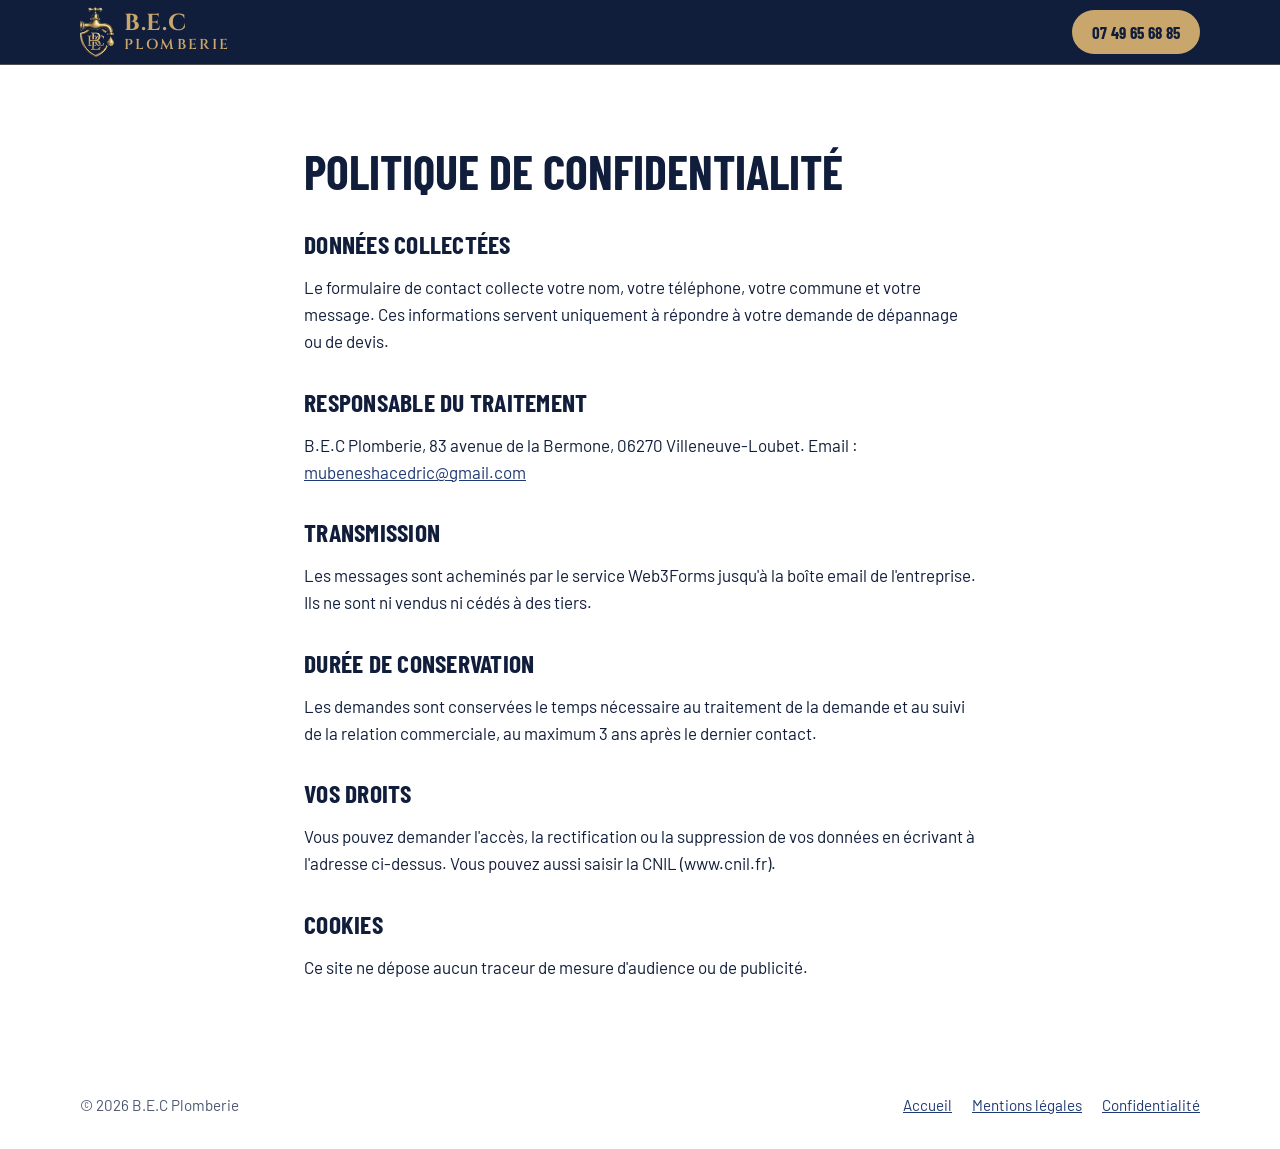
<file: confidentialite.html>
<!doctype html>
<html lang="fr">
<head>
<meta charset="utf-8">
<meta name="viewport" content="width=device-width, initial-scale=1, viewport-fit=cover">
<title>Politique de confidentialité | B.E.C Plomberie</title>
<meta name="robots" content="noindex">
<link rel="icon" href="/favicon.svg" type="image/svg+xml">
<link rel="apple-touch-icon" href="/apple-touch-icon.png">
<link rel="stylesheet" href="https://fonts.googleapis.com/css2?family=Barlow+Condensed:wght@600;700;800&family=Barlow:wght@400;500;600&family=Cinzel:wght@600;700&display=swap">
<link rel="stylesheet" href="/styles.css">
</head>
<body>
<header class="site-header"><div class="wrap header-row"><a class="brand" href="/" aria-label="B.E.C Plomberie, accueil"><img src="/logo/logo-bec-embleme.webp" alt="" width="264" height="385"><span class="brand-name">B.E.C<small>Plomberie</small></span></a><a class="btn btn-call header-call" href="tel:+33749656885">07 49 65 68 85</a></div></header>
<main class="section"><div class="wrap prose">
<h1>Politique de confidentialité</h1>
<h2>Données collectées</h2>
<p>Le formulaire de contact collecte votre nom, votre téléphone, votre commune et votre message. Ces informations servent uniquement à répondre à votre demande de dépannage ou de devis.</p>
<h2>Responsable du traitement</h2>
<p>B.E.C Plomberie, 83 avenue de la Bermone, 06270 Villeneuve-Loubet. Email : <a href="mailto:mubeneshacedric@gmail.com">mubeneshacedric@gmail.com</a></p>
<h2>Transmission</h2>
<p>Les messages sont acheminés par le service Web3Forms jusqu'à la boîte email de l'entreprise. Ils ne sont ni vendus ni cédés à des tiers.</p>
<h2>Durée de conservation</h2>
<p>Les demandes sont conservées le temps nécessaire au traitement de la demande et au suivi de la relation commerciale, au maximum 3 ans après le dernier contact.</p>
<h2>Vos droits</h2>
<p>Vous pouvez demander l'accès, la rectification ou la suppression de vos données en écrivant à l'adresse ci-dessus. Vous pouvez aussi saisir la CNIL (www.cnil.fr).</p>
<h2>Cookies</h2>
<p>Ce site ne dépose aucun traceur de mesure d'audience ou de publicité.</p>
</div></main>
<footer class="site-footer"><div class="wrap footer-row"><p>© 2026 B.E.C Plomberie</p><nav aria-label="Liens légaux"><a href="/">Accueil</a><a href="/mentions-legales.html">Mentions légales</a><a href="/confidentialite.html">Confidentialité</a></nav></div></footer>
<div class="callbar"><a class="btn btn-call" href="tel:+33749656885">Appeler le 07 49 65 68 85</a></div>
</body>
</html>
</file>
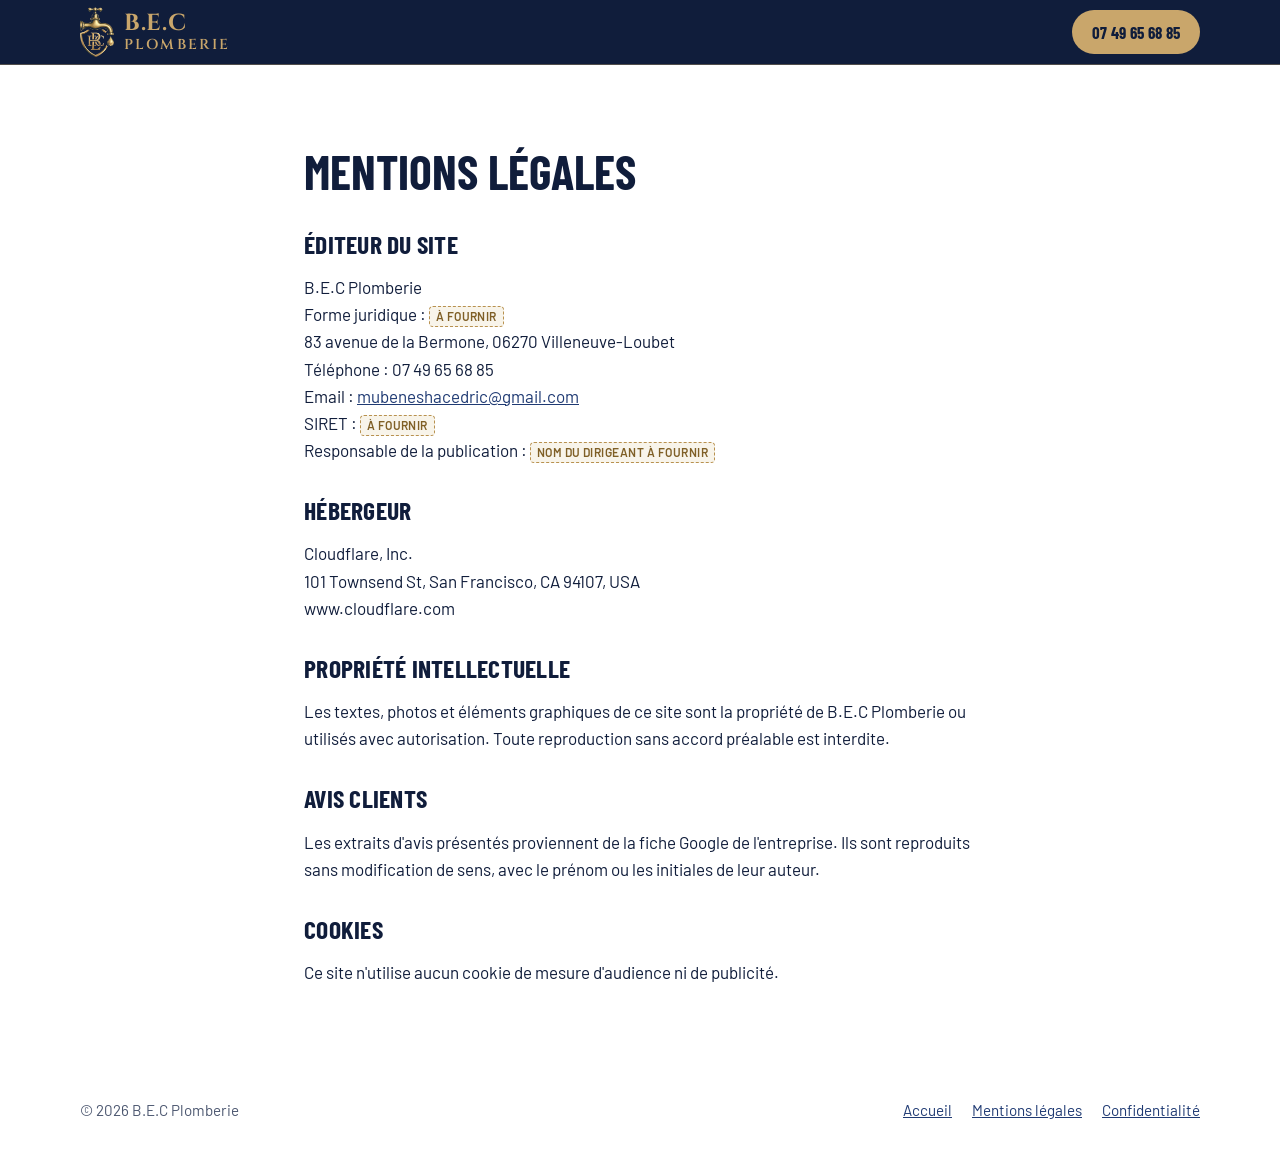
<file: mentions-legales.html>
<!doctype html>
<html lang="fr">
<head>
<meta charset="utf-8">
<meta name="viewport" content="width=device-width, initial-scale=1, viewport-fit=cover">
<title>Mentions légales | B.E.C Plomberie</title>
<meta name="robots" content="noindex">
<link rel="icon" href="/favicon.svg" type="image/svg+xml">
<link rel="apple-touch-icon" href="/apple-touch-icon.png">
<link rel="stylesheet" href="https://fonts.googleapis.com/css2?family=Barlow+Condensed:wght@600;700;800&family=Barlow:wght@400;500;600&family=Cinzel:wght@600;700&display=swap">
<link rel="stylesheet" href="/styles.css">
</head>
<body>
<header class="site-header"><div class="wrap header-row"><a class="brand" href="/" aria-label="B.E.C Plomberie, accueil"><img src="/logo/logo-bec-embleme.webp" alt="" width="264" height="385"><span class="brand-name">B.E.C<small>Plomberie</small></span></a><a class="btn btn-call header-call" href="tel:+33749656885">07 49 65 68 85</a></div></header>
<main class="section"><div class="wrap prose">
<h1>Mentions légales</h1>
<h2>Éditeur du site</h2>
<p>B.E.C Plomberie<br>Forme juridique : <span class="tag-todo">à fournir</span><br>83 avenue de la Bermone, 06270 Villeneuve-Loubet<br>Téléphone : 07 49 65 68 85<br>Email : <a href="mailto:mubeneshacedric@gmail.com">mubeneshacedric@gmail.com</a><br>SIRET : <span class="tag-todo">à fournir</span><br>Responsable de la publication : <span class="tag-todo">nom du dirigeant à fournir</span></p>
<h2>Hébergeur</h2>
<p>Cloudflare, Inc.<br>101 Townsend St, San Francisco, CA 94107, USA<br>www.cloudflare.com</p>
<h2>Propriété intellectuelle</h2>
<p>Les textes, photos et éléments graphiques de ce site sont la propriété de B.E.C Plomberie ou utilisés avec autorisation. Toute reproduction sans accord préalable est interdite.</p>
<h2>Avis clients</h2>
<p>Les extraits d'avis présentés proviennent de la fiche Google de l'entreprise. Ils sont reproduits sans modification de sens, avec le prénom ou les initiales de leur auteur.</p>
<h2>Cookies</h2>
<p>Ce site n'utilise aucun cookie de mesure d'audience ni de publicité.</p>
</div></main>
<footer class="site-footer"><div class="wrap footer-row"><p>© 2026 B.E.C Plomberie</p><nav aria-label="Liens légaux"><a href="/">Accueil</a><a href="/mentions-legales.html">Mentions légales</a><a href="/confidentialite.html">Confidentialité</a></nav></div></footer>
<div class="callbar"><a class="btn btn-call" href="tel:+33749656885">Appeler le 07 49 65 68 85</a></div>
</body>
</html>
</file>
<file: styles.css>
/* B.E.C Plomberie : bleu nuit et doré du logo client dominants, blanc pour respirer. Aucun orange.
   Mise en page : bandeaux pleine largeur, contenu centré à 72rem, appel toujours visible sur mobile. */
:root {
  --ink: #101d3b;        /* bleu nuit du logo : texte principal */
  --navy: #101d3b;       /* fond du logo : en-tête, bandeau contact */
  --water: #1f3a73;      /* bleu du logo éclairci : liens */
  --sky: #b8914f;        /* doré du logo : filets, icônes */
  --sky-soft: #f8f4ea;   /* fond doré très clair */
  --band: #101d3b;       /* bandeau contact (texte blanc lisible) */
  --gold: #c9a66b;       /* doré du logo : boutons d'appel (texte bleu nuit) */
  --gold-light: #dcc08a;
  --gold-text: #7f5f26;  /* doré foncé lisible sur blanc */
  --bg: #ffffff;
  --surface: #ffffff;
  --muted: #4c5770;
  --line: #e4dccb;
  --on-dark: #ffffff;
  --star: #c9a66b;
  --ph-bg: #f8f4ea;
  --font-display: "Barlow Condensed", "Arial Narrow", system-ui, sans-serif;
  --font-body: "Barlow", system-ui, -apple-system, "Segoe UI", Roboto, sans-serif;
  --font-brand: "Cinzel", "Times New Roman", serif;
  --radius: 12px;
  --wrap: 72rem;
}
@media (prefers-color-scheme: dark) {
  :root:not([data-theme="light"]) {
    --ink: #eef1f7; --water: #dcc08a; --sky: #c9a66b; --sky-soft: #14234a; --band: #0b1530;
    --gold-text: #dcc08a; --bg: #0a1328; --surface: #111f3f;
    --muted: #aab4c8; --line: #283a63; --on-dark: #ffffff; --star: #d6b475; --ph-bg: #172a52; color-scheme: dark;
  }
}
:root[data-theme="dark"] {
  --ink: #eef1f7; --water: #dcc08a; --sky: #c9a66b; --sky-soft: #14234a; --band: #0b1530;
  --gold-text: #dcc08a; --bg: #0a1328; --surface: #111f3f;
  --muted: #aab4c8; --line: #283a63; --on-dark: #ffffff; --star: #d6b475; --ph-bg: #172a52; color-scheme: dark;
}

*, *::before, *::after { box-sizing: border-box; }
html { scroll-behavior: smooth; scroll-padding-top: 5rem; }
@media (prefers-reduced-motion: reduce) { html { scroll-behavior: auto; } }
body {
  margin: 0; background: var(--bg); color: var(--ink);
  font-family: var(--font-body); font-size: 1.0625rem; line-height: 1.6;
  padding-bottom: 4.5rem; /* place pour la barre d'appel mobile */
}
@media (min-width: 900px) { body { padding-bottom: 0; } }
img { max-width: 100%; height: auto; }
a { color: var(--water); }
a:focus-visible, button:focus-visible, input:focus-visible, textarea:focus-visible {
  outline: 3px solid var(--gold); outline-offset: 2px;
}
h1, h2, h3 { font-family: var(--font-display); line-height: 1.1; text-wrap: balance; margin: 0; }
h2 { font-size: clamp(2rem, 5vw, 2.75rem); font-weight: 700; text-transform: uppercase; letter-spacing: .01em; }
h3 { font-size: 1.5rem; font-weight: 700; }
p { margin: 0; }

.wrap {
  max-width: var(--wrap); margin-inline: auto;
  padding-left: max(16px, env(safe-area-inset-left, 0px));
  padding-right: max(16px, env(safe-area-inset-right, 0px));
}
.section { padding-block: clamp(3rem, 8vw, 5rem); }
.section-head { display: grid; gap: .5rem; margin-bottom: 2rem; max-width: 40rem; }
.eyebrow {
  font-family: var(--font-display); font-weight: 600; font-size: 1rem;
  text-transform: uppercase; letter-spacing: .12em; color: var(--gold-text);
}
.lead { color: var(--muted); font-size: 1.125rem; }

/* Placeholders à fournir par le client */
.ph {
  display: flex; align-items: center; justify-content: center; text-align: center;
  border: 2px dashed var(--muted); border-radius: var(--radius);
  background: var(--ph-bg); color: var(--muted);
  font-family: var(--font-display); font-weight: 600; letter-spacing: .04em; font-size: .95rem;
  padding: 1rem;
}
.tag-todo {
  display: inline-block; font-size: .75rem; font-weight: 600; letter-spacing: .04em;
  text-transform: uppercase; color: var(--gold-text); background: var(--ph-bg);
  border: 1px dashed var(--sky); border-radius: 4px; padding: 0 .35rem; vertical-align: middle;
}

/* Boutons */
.btn {
  display: inline-flex; align-items: center; justify-content: center; gap: .5rem;
  min-height: 3rem; padding: .75rem 1.4rem; border-radius: 999px;
  font-family: var(--font-display); font-weight: 700; font-size: 1.2rem; letter-spacing: .02em;
  text-decoration: none; border: 2px solid transparent; cursor: pointer;
}
.btn-call { background: var(--gold); color: var(--navy); }
.btn-call:hover { background: var(--gold-light); }
.btn-ghost { border-color: currentColor; color: inherit; background: transparent; }
.btn svg { width: 1.2em; height: 1.2em; flex: none; }

/* En-tête */
.site-header {
  position: sticky; top: env(safe-area-inset-top, 0px); z-index: 20;
  background: var(--navy); border-bottom: 1px solid rgba(201, 166, 107, .35);
}
body::before {
  content: ""; position: fixed; inset: 0 0 auto; height: env(safe-area-inset-top, 0px);
  z-index: 10; background: var(--navy);
}
.header-row { display: flex; align-items: center; justify-content: space-between; gap: 1rem; min-height: 4rem; }
.brand { display: flex; align-items: center; gap: .6rem; text-decoration: none; color: var(--gold); }
.brand img { height: 3.1rem; width: auto; display: block; }
.brand-name { font-family: var(--font-brand); font-weight: 700; font-size: 1.45rem; line-height: 1; letter-spacing: .04em; display: grid; gap: .15rem; }
.brand-name small { font-size: .62em; font-weight: 600; letter-spacing: .16em; text-transform: uppercase; }
.nav { display: none; gap: 1.5rem; }
.nav a { color: #fff; text-decoration: none; font-weight: 500; }
.nav a:hover { color: var(--gold-light); }
.header-call { display: none; }
@media (min-width: 700px) { .nav { display: flex; gap: 1.1rem; } }
@media (min-width: 900px) {
  .nav { gap: 1.5rem; }
  .header-call { display: inline-flex; min-height: 2.6rem; font-size: 1.05rem; padding: .4rem 1.1rem; }
}

/* Hero : salle de bain sombre et chic en fond, voile bleu nuit (logo) pour la lisibilité du texte blanc */
.hero {
  position: relative; color: #fff; background-color: #101d3b;
  background-image:
    linear-gradient(90deg, rgba(16, 29, 59, .78) 0%, rgba(16, 29, 59, .45) 60%, rgba(16, 29, 59, .15) 100%),
    url("/img/hero-salle-de-bain-mobile.webp");
  background-size: cover; background-position: center;
}
@media (min-width: 700px) {
  .hero {
    background-image:
      linear-gradient(90deg, rgba(16, 29, 59, .85) 0%, rgba(16, 29, 59, .45) 45%, rgba(16, 29, 59, 0) 100%),
      url("/img/hero-salle-de-bain.webp");
  }
}
/* Hero plein écran : hauteur de l'écran moins l'en-tête (et la barre d'appel sur mobile) */
.hero { display: grid; align-items: center; min-height: calc(100vh - 4rem - 1px - 4.5rem); min-height: calc(100svh - 4rem - 1px - 4.5rem - env(safe-area-inset-bottom, 0px)); }
@media (min-width: 900px) { .hero { min-height: calc(100vh - 4rem - 1px); min-height: calc(100svh - 4rem - 1px); } }
.hero-grid { display: grid; padding-block: clamp(2.5rem, 7vw, 5rem); width: 100%; }
.hero-text { max-width: 40rem; }
.hero h1 { font-size: clamp(2.6rem, 8vw, 4.6rem); font-weight: 800; text-transform: uppercase; letter-spacing: .005em; color: #fff; }
.hero h1 span { color: var(--gold-light); display: block; }
.hero h1 + .hero-actions { margin-top: 2rem; }
.hero .lead { margin-top: 1rem; max-width: 34rem; color: #e9ecf3; }
.hero-actions { display: flex; flex-wrap: wrap; gap: .75rem; margin-top: 1.75rem; }
.btn-light { color: #fff; }
.btn-light:hover { background: rgba(255, 255, 255, .12); }
.rating { display: inline-flex; align-items: center; gap: .5rem; flex-wrap: wrap; margin-top: 1.5rem; font-weight: 500; color: #d6dbe6; }
.rating strong { color: #fff; font-family: var(--font-display); font-size: 1.4rem; }
.stars { color: var(--star); letter-spacing: .1em; font-size: 1.1rem; }
.open-now { display: flex; align-items: center; gap: .45rem; margin-top: .75rem; font-size: .95rem; color: #d6dbe6; }
.dot { width: .6rem; height: .6rem; border-radius: 50%; background: #9fb4c4; }
.dot.on { background: #3fd08a; }

/* Réalisations */
.gallery { display: grid; gap: .75rem; grid-template-columns: repeat(2, 1fr); }
@media (min-width: 600px) { .gallery { grid-template-columns: repeat(5, 1fr); gap: 1rem; } }
.shot { margin: 0; display: grid; gap: .4rem; align-content: start; min-width: 0; }
.shot:first-child { grid-column: span 2; }
@media (min-width: 600px) {
  .shot:first-child { grid-row: span 2; display: flex; flex-direction: column; }
  .shot:first-child .shot-btn { position: relative; flex: 1; }
  .shot:first-child img { position: absolute; inset: 0; height: 100%; }
}
.shot-btn { display: block; width: 100%; padding: 0; border: 0; background: none; cursor: zoom-in; border-radius: var(--radius); overflow: hidden; }
.shot-btn:focus-visible { outline: 3px solid var(--gold); outline-offset: 2px; }
.shot img { display: block; width: 100%; aspect-ratio: 3 / 4; object-fit: cover; transition: transform .3s ease; }
.shot-btn:hover img { transform: scale(1.04); }
@media (prefers-reduced-motion: reduce) { .shot img { transition: none; } }
.shot figcaption { font-size: .9rem; color: var(--muted); }
.lightbox { border: 0; padding: 0; background: transparent; max-width: min(92vw, 40rem); max-height: 92vh; overflow: visible; }
.lightbox::backdrop { background: rgba(10, 18, 38, .88); }
.lightbox img { display: block; max-width: 100%; max-height: 88vh; width: auto; border-radius: var(--radius); }
.lightbox-close {
  position: absolute; top: -.75rem; right: -.75rem; width: 2.75rem; height: 2.75rem; border-radius: 50%;
  border: 0; background: #fff; color: #101d3b; font-size: 1.8rem; line-height: 1; cursor: pointer; box-shadow: 0 4px 14px rgba(0,0,0,.3);
}

/* Sélecteur de langue */
.header-end { display: flex; align-items: center; gap: .75rem; }
.lang {
  font-family: var(--font-display); font-weight: 700; font-size: 1rem; letter-spacing: .06em; text-decoration: none;
  color: var(--gold-light); border: 2px solid rgba(201, 166, 107, .45); border-radius: 999px; padding: .35rem .8rem; min-height: 2.5rem;
  display: inline-flex; align-items: center;
}
.lang:hover { border-color: var(--gold-light); }

/* Services */
.services { display: grid; gap: 1rem; grid-template-columns: 1fr; }
@media (min-width: 640px) { .services { grid-template-columns: repeat(2, 1fr); } }
@media (min-width: 1000px) { .services { grid-template-columns: repeat(4, 1fr); } }
.service {
  background: var(--surface); border: 1px solid var(--line); border-top: 4px solid var(--sky); border-radius: var(--radius);
  padding: 1.5rem; display: grid; gap: .6rem; align-content: start;
}
.service-icon { width: 2.75rem; height: 2.75rem; color: var(--sky); }
.service-featured { grid-column: 1 / -1; background: var(--navy); color: #fff; border-color: var(--navy); border-top-color: var(--gold); }
.service-featured .service-icon { color: var(--gold); width: 3.25rem; height: 3.25rem; }
.service.service-featured p { color: #d6dbe6; }
.service-featured h3 { font-size: 1.75rem; }
.service-featured .service-tag { font-family: var(--font-display); font-weight: 600; text-transform: uppercase; letter-spacing: .12em; color: var(--gold-light); margin-bottom: .2rem; }
@media (min-width: 640px) { .service-featured { grid-template-columns: auto 1fr; gap: 1.25rem; align-items: start; padding: 1.75rem 2rem; } }
.service p { color: var(--muted); }

/* Atouts */
.strengths { background: var(--sky-soft); border-block: 1px solid var(--line); }
.strength-list { display: grid; gap: 1.25rem 2rem; grid-template-columns: 1fr; list-style: none; padding: 0; margin: 0; }
@media (min-width: 700px) { .strength-list { grid-template-columns: repeat(2, 1fr); } }
@media (min-width: 1000px) { .strength-list { grid-template-columns: repeat(4, 1fr); } }
.strength-list li { display: grid; gap: .25rem; border-top: 3px solid var(--sky); padding-top: .85rem; }
.strength-list strong { font-family: var(--font-display); font-size: 1.35rem; text-transform: uppercase; }
.strength-list span { color: var(--muted); }

/* Avis */
.reviews { display: grid; gap: 1rem; grid-template-columns: 1fr; }
@media (min-width: 700px) { .reviews { grid-template-columns: repeat(2, 1fr); } }
@media (min-width: 1000px) { .reviews { grid-template-columns: repeat(3, 1fr); } }
.review {
  margin: 0; background: var(--surface); border: 1px solid var(--line); border-radius: var(--radius);
  padding: 1.5rem; display: flex; flex-direction: column; gap: .9rem;
}
.review blockquote { margin: 0; flex: 1; }
.review figcaption { display: flex; justify-content: space-between; gap: .5rem; flex-wrap: wrap; font-size: .95rem; color: var(--muted); }
.review figcaption strong { color: var(--ink); }
.reviews-more { margin-top: 1.5rem; }

/* Horaires + adresse */
.info-grid { display: grid; gap: 1.5rem; }
@media (min-width: 900px) { .info-grid { grid-template-columns: 1fr 1fr; } }
.panel { background: var(--surface); border: 1px solid var(--line); border-radius: var(--radius); padding: 1.5rem; display: grid; gap: 1rem; align-content: start; min-width: 0; }
.hours { width: 100%; border-collapse: collapse; font-variant-numeric: tabular-nums; }
.hours th, .hours td { padding: .55rem .25rem; border-bottom: 1px solid var(--line); text-align: left; }
.hours td { text-align: right; }
.hours tr.today th, .hours tr.today td { color: var(--water); font-weight: 700; }
.address { font-style: normal; font-size: 1.15rem; }
.zone { display: flex; flex-wrap: wrap; gap: .4rem; list-style: none; padding: 0; margin: 0; }
.zone li { border: 1px solid var(--line); border-radius: 999px; padding: .15rem .75rem; font-size: .95rem; }
.map-link { color: var(--water); align-self: start; justify-self: start; }

/* Contact */
.contact-band { background: var(--band); color: var(--on-dark); }
.contact-band .eyebrow { color: var(--gold-light); }
.contact-grid { display: grid; gap: 2rem; }
@media (min-width: 900px) { .contact-grid { grid-template-columns: .9fr 1.1fr; gap: 3rem; } }
.contact-band h2 { color: #fff; }
.contact-band .lead { color: #e9ecf3; }
.phone-big { font-family: var(--font-display); font-weight: 800; font-size: clamp(2.2rem, 7vw, 3rem); color: #fff; text-decoration: none; font-variant-numeric: tabular-nums; }
.contact-lines { display: grid; gap: .6rem; margin-top: 1rem; }
.contact-lines .mail-link { color: #fff; overflow-wrap: anywhere; }
.contact-lines .tag-todo { color: var(--gold-light); background: transparent; border-color: var(--gold); }
.form { display: grid; gap: 1rem; background: var(--surface); color: var(--ink); border-radius: var(--radius); padding: 1.5rem; }
.form-row { display: grid; gap: 1rem; }
@media (min-width: 560px) { .form-row { grid-template-columns: 1fr 1fr; } }
.field { display: grid; gap: .3rem; }
.field label { font-weight: 600; font-size: .95rem; }
.field input, .field textarea, .field select {
  font: inherit; color: var(--ink); background: var(--bg);
  border: 1px solid var(--line); border-radius: 8px; padding: .7rem .8rem; width: 100%;
}
.field textarea { min-height: 7rem; resize: vertical; }
.form small { color: var(--muted); }
.form-status { font-weight: 600; color: var(--water); }

/* Pied de page */
.site-footer { padding-block: 2rem; font-size: .95rem; color: var(--muted); }
.footer-row { display: flex; flex-wrap: wrap; gap: 1rem 2rem; justify-content: space-between; }
.footer-row nav { display: flex; gap: 1.25rem; flex-wrap: wrap; }

/* Barre d'appel mobile */
.callbar {
  position: fixed; inset: auto 0 0; z-index: 30; display: flex; gap: .5rem;
  background: var(--surface); border-top: 1px solid var(--line);
  padding-top: .6rem;
  padding-bottom: calc(.6rem + env(safe-area-inset-bottom, 0px));
  padding-left: max(16px, env(safe-area-inset-left, 0px));
  padding-right: max(16px, env(safe-area-inset-right, 0px));
}
.callbar .btn { flex: 1; min-height: 3.1rem; }
.callbar .btn-ghost { flex: 0 0 auto; color: var(--ink); }
@media (min-width: 900px) { .callbar { display: none; } }

/* Pages simples (mentions, 404) */
.prose { max-width: 44rem; display: grid; gap: 1rem; }
.prose h1 { font-size: clamp(2.2rem, 6vw, 3rem); text-transform: uppercase; }
.prose h2 { font-size: 1.6rem; margin-top: 1rem; }
</file>
